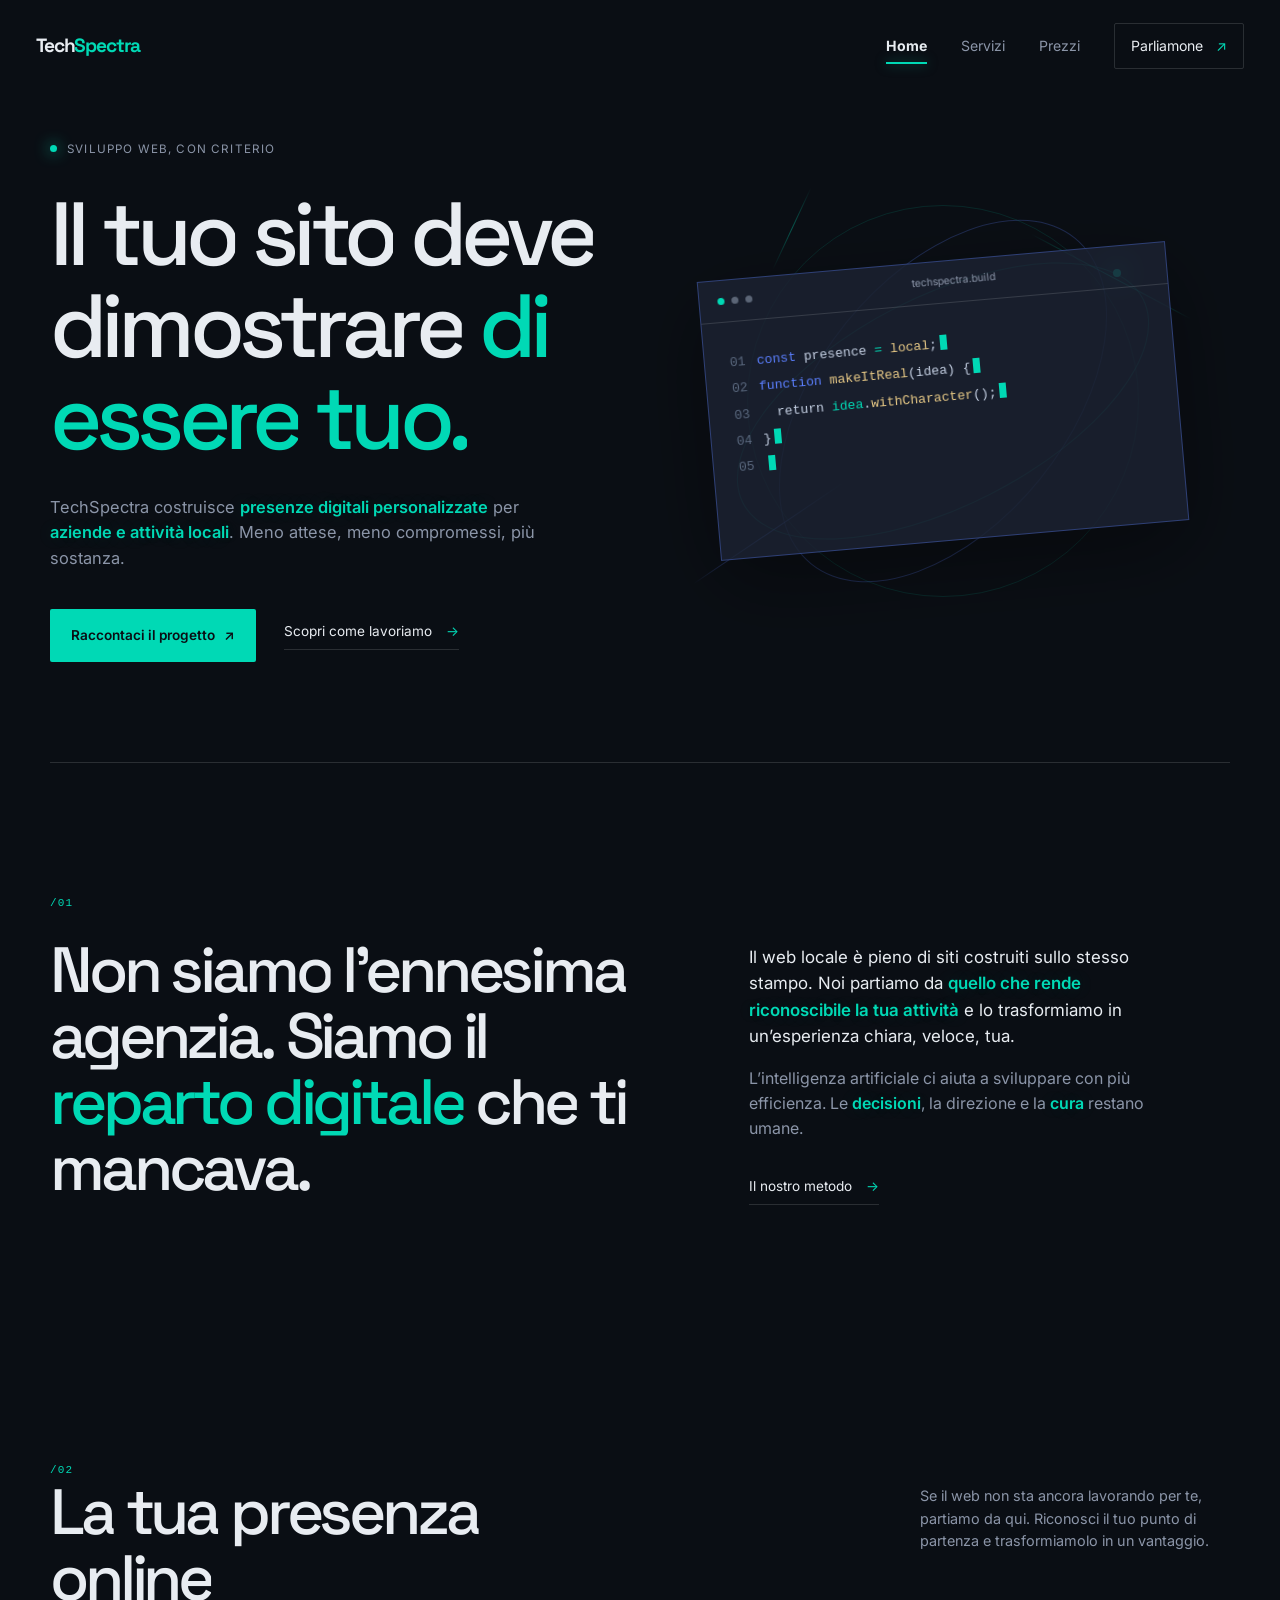
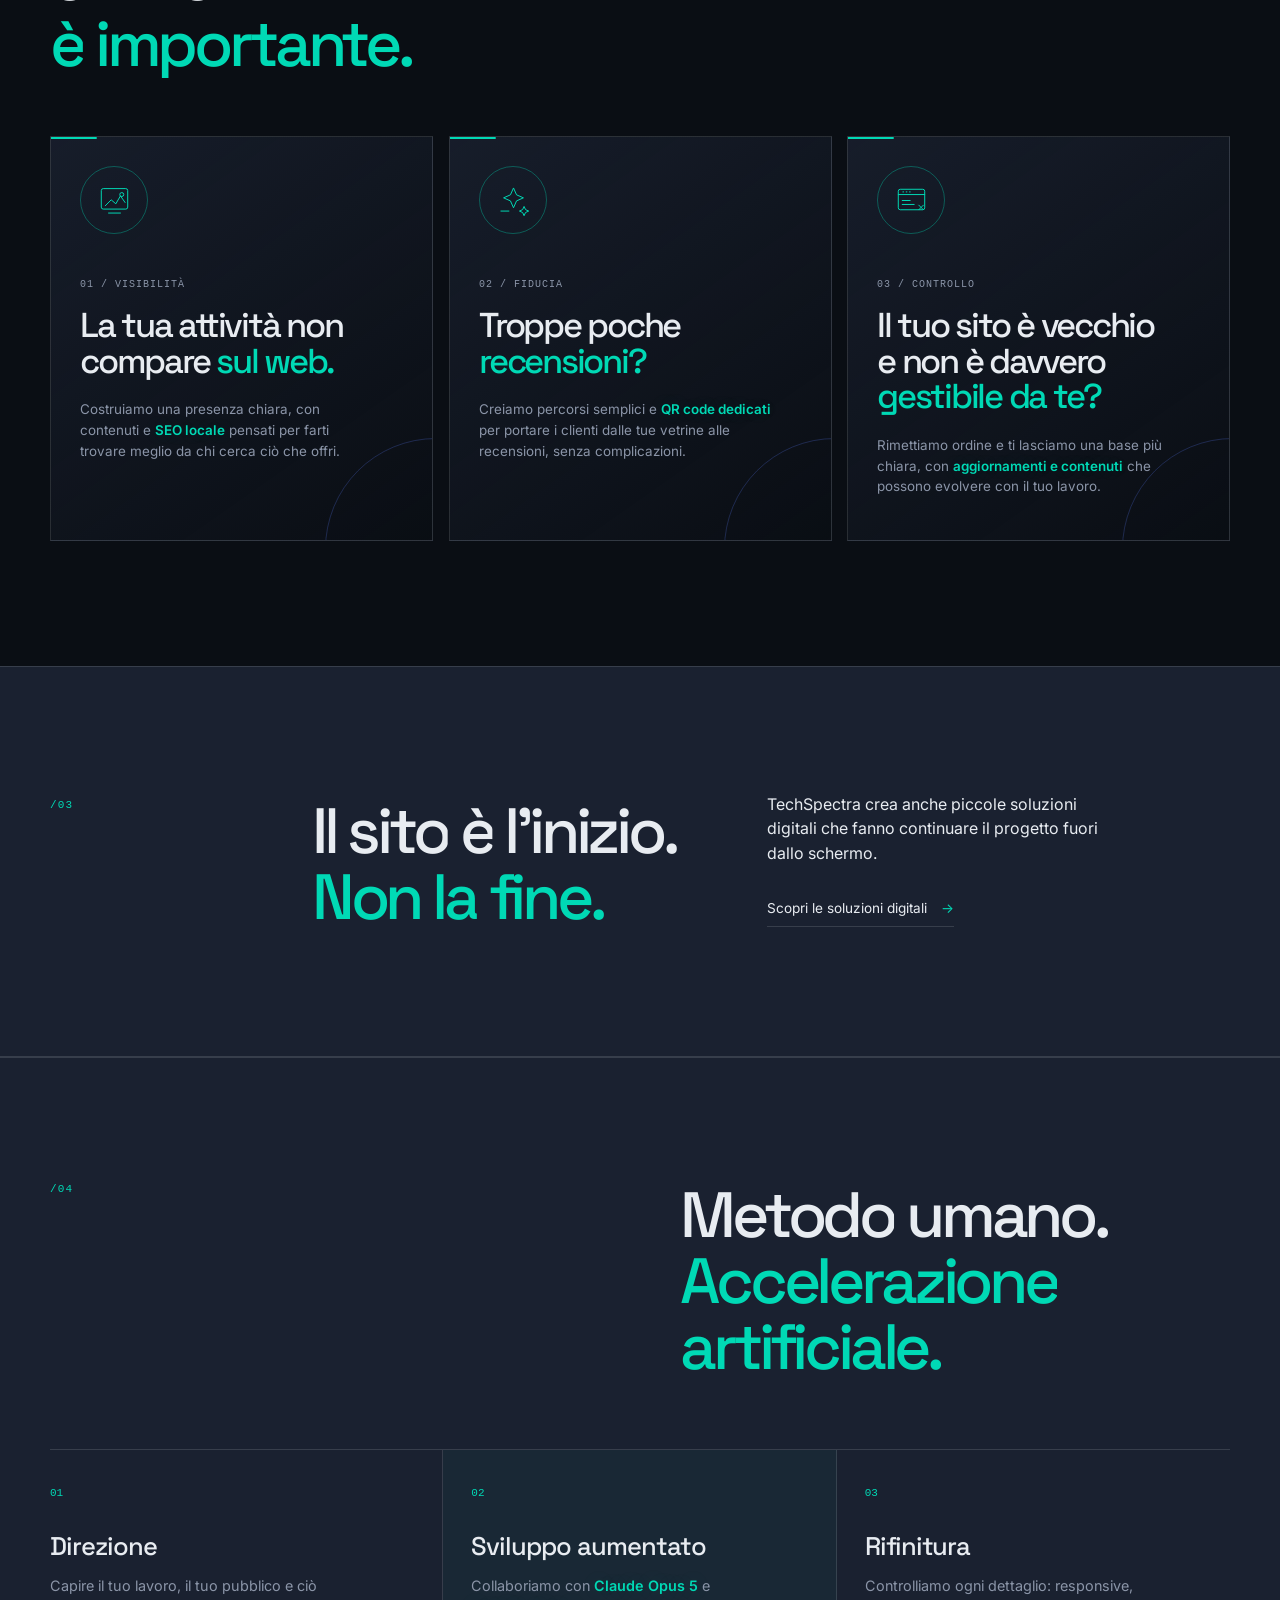
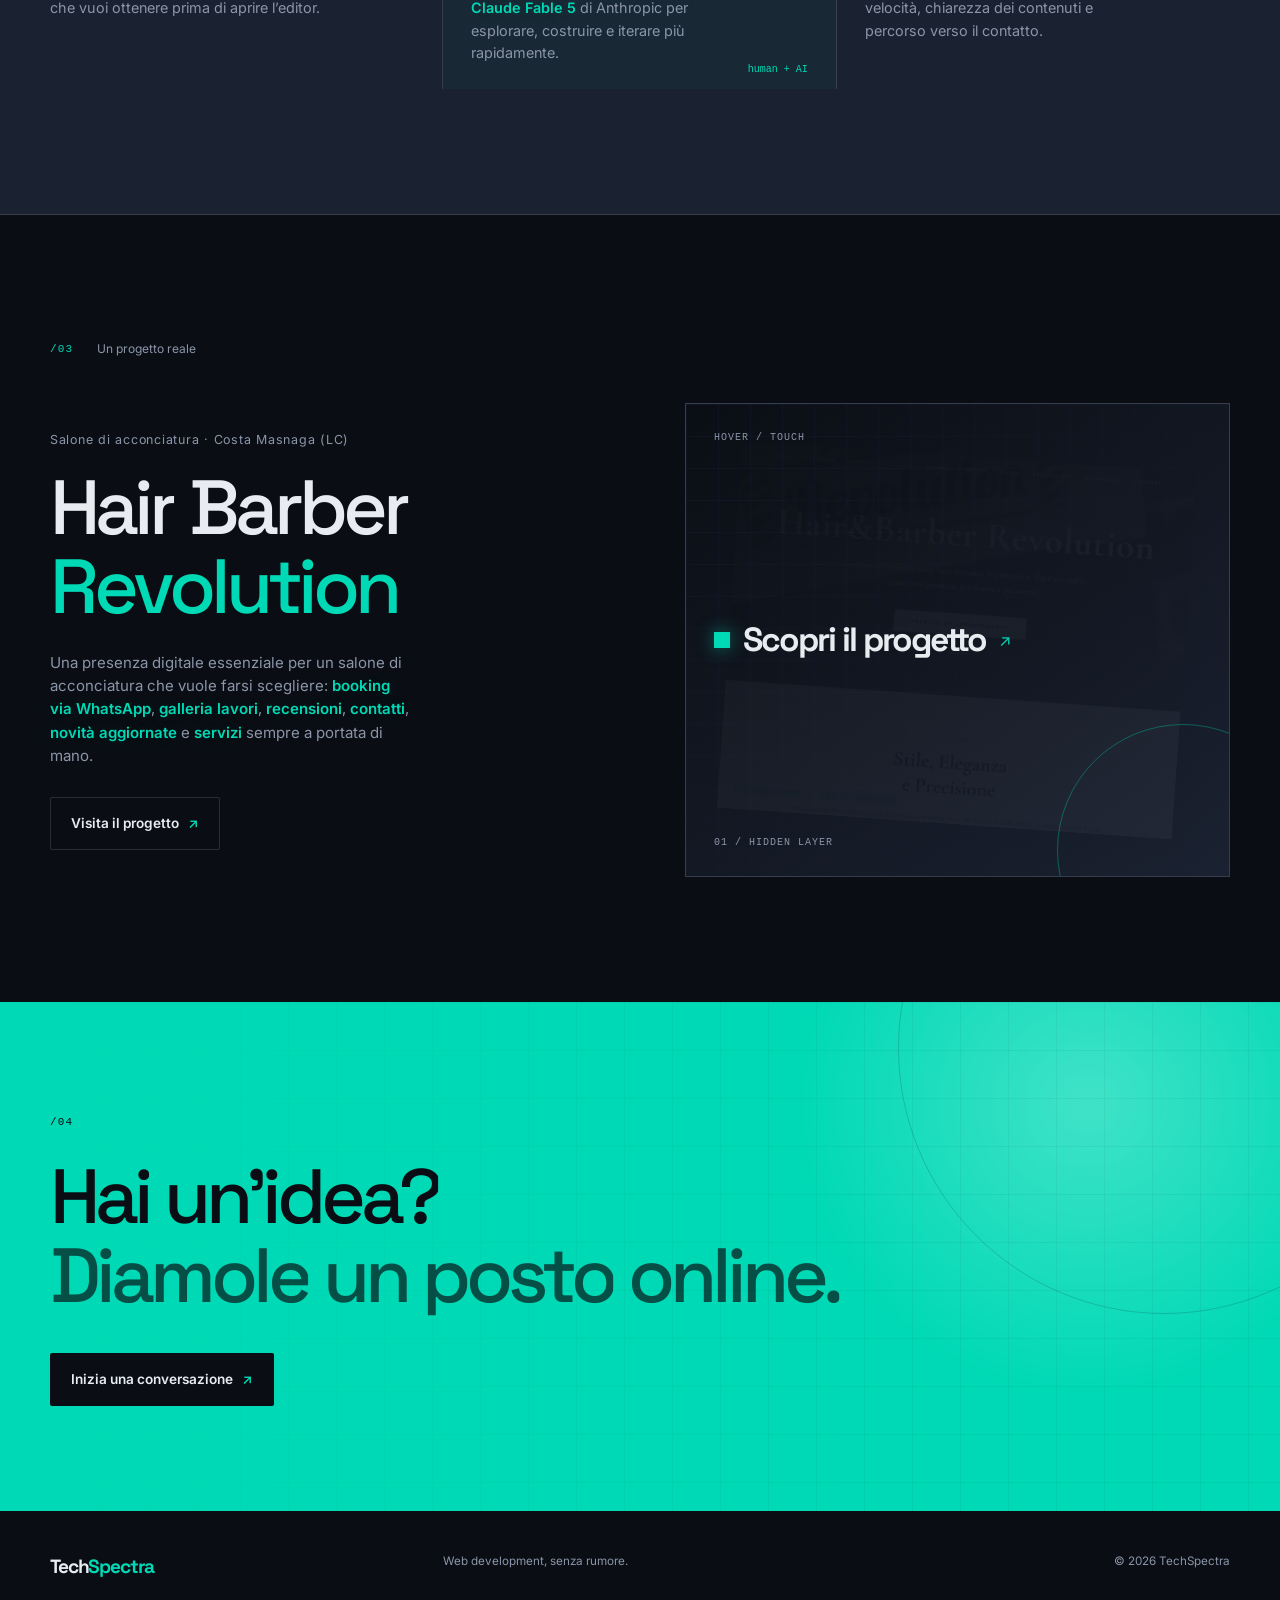
<file: index.html>
<!doctype html>
<html lang="it">
<head>
  <meta charset="utf-8">
  <meta name="viewport" content="width=device-width, initial-scale=1">
  <meta name="description" content="TechSpectra crea siti web personalizzati, soluzioni digitali, QR code e SEO locale per aziende e attività locali.">
  <title>TechSpectra - Siti reali, senza il solito copione</title>
  <link rel="preconnect" href="https://fonts.googleapis.com">
  <link rel="preconnect" href="https://fonts.gstatic.com" crossorigin>
  <link href="https://fonts.googleapis.com/css2?family=Inter:wght@400;500;600;700&family=Space+Grotesk:wght@400;500;600;700&display=swap" rel="stylesheet">
  <link rel="stylesheet" href="css/styles.css">
</head>
<body>
  <header class="site-header">
    <a class="wordmark" href="index.html" aria-label="TechSpectra home">Tech<span>Spectra</span></a>
    <button class="nav-toggle" type="button" aria-controls="site-nav" aria-expanded="false">
      <span></span><span></span><span></span>
      <span class="sr-only">Apri menu</span>
    </button>
    <nav id="site-nav" class="site-nav" aria-label="Navigazione principale">
      <a class="active" href="index.html">Home</a>
      <a href="servizi.html">Servizi</a>
      <a href="prezzi.html">Prezzi</a>
      <a class="nav-cta" href="contatti.html">Parliamone <span>↗</span></a>
    </nav>
  </header>

  <main>
    <section class="hero container">
      <div class="hero-copy">
        <p class="hero-kicker"><span class="status-dot"></span> Sviluppo web, con criterio</p>
        <h1>Il tuo sito deve dimostrare <em>di essere tuo.</em></h1>
        <p class="hero-lead">TechSpectra costruisce <strong class="keyword">presenze digitali personalizzate</strong> per <strong class="keyword">aziende e attività locali</strong>. Meno attese, meno compromessi, più sostanza.</p>
        <div class="hero-actions">
          <a class="button button-primary" href="contatti.html">Raccontaci il progetto <span>↗</span></a>
          <a class="text-link" href="servizi.html">Scopri come lavoriamo <span>→</span></a>
        </div>
      </div>
      <div class="hero-art" aria-label="Visualizzazione astratta di codice in movimento">
        <div class="signal signal-one"></div>
        <div class="signal signal-two"></div>
        <div class="signal signal-three"></div>
        <div class="code-window">
          <div class="window-bar"><span></span><span></span><span></span><b>techspectra.build</b></div>
          <div class="code-lines" aria-hidden="true">
            <span class="code-line" data-line="01 const presence = local;"></span>
            <span class="code-line" data-line="02 function makeItReal(idea) {"></span>
            <span class="code-line" data-line="03   return idea.withCharacter();"></span>
            <span class="code-line" data-line="04}"></span>
            <span class="code-line" data-line="05"></span>
            <span class="code-line" data-line="06 export default site;"></span>
          </div>
        </div>
        <div class="hero-orbit orbit-one"></div>
        <div class="hero-orbit orbit-two"></div>
      </div>
    </section>

    <section class="manifesto section container">
      <div class="section-intro">
        <span class="section-index">/01</span>
        <h2>Non siamo l’ennesima agenzia. Siamo il <em>reparto digitale</em> che ti mancava.</h2>
      </div>
      <div class="manifesto-body">
        <p>Il web locale è pieno di siti costruiti sullo stesso stampo. Noi partiamo da <strong class="keyword">quello che rende riconoscibile la tua attività</strong> e lo trasformiamo in un’esperienza chiara, veloce, tua.</p>
        <p>L’intelligenza artificiale ci aiuta a sviluppare con più efficienza. Le <strong class="keyword">decisioni</strong>, la direzione e la <strong class="keyword">cura</strong> restano umane.</p>
        <a class="text-link" href="servizi.html">Il nostro metodo <span>→</span></a>
      </div>
    </section>

    <section class="pain-points section container">
      <div class="section-heading problem-heading">
        <div><span class="section-index">/02</span><h2>La tua presenza online<br><em>è importante.</em></h2></div>
        <p>Se il web non sta ancora lavorando per te, partiamo da qui. Riconosci il tuo punto di partenza e trasformiamolo in un vantaggio.</p>
      </div>
      <div class="problem-grid">
        <article class="problem-card">
          <div class="problem-icon" aria-hidden="true"><svg viewBox="0 0 56 56" fill="none"><rect x="8" y="10" width="40" height="31" rx="3" stroke="currentColor" stroke-width="1.5"/><path d="M14 36l9-9 7 6 7-12 7 10" stroke="currentColor" stroke-width="1.5" stroke-linecap="round" stroke-linejoin="round"/><circle cx="39" cy="19" r="3" stroke="currentColor" stroke-width="1.5"/><path d="M19 47h18" stroke="currentColor" stroke-width="1.5" stroke-linecap="round"/></svg></div>
          <span class="problem-label">01 / VISIBILITÀ</span>
          <h3>La tua attività non compare <em>sul web.</em></h3>
          <p>Costruiamo una presenza chiara, con contenuti e <strong class="keyword">SEO locale</strong> pensati per farti trovare meglio da chi cerca ciò che offri.</p>
        </article>
        <article class="problem-card">
          <div class="problem-icon" aria-hidden="true"><svg viewBox="0 0 56 56" fill="none"><path d="M28 9l4.6 10.4L43 24l-10.4 4.6L28 39l-4.6-10.4L13 24l10.4-4.6L28 9z" stroke="currentColor" stroke-width="1.5" stroke-linejoin="round"/><path d="M44 37l2.2 4.8L51 44l-4.8 2.2L44 51l-2.2-4.8L37 44l4.8-2.2L44 37z" stroke="currentColor" stroke-width="1.5" stroke-linejoin="round"/><path d="M9 44h12" stroke="currentColor" stroke-width="1.5" stroke-linecap="round"/></svg></div>
          <span class="problem-label">02 / FIDUCIA</span>
          <h3>Troppe poche <em>recensioni?</em></h3>
          <p>Creiamo percorsi semplici e <strong class="keyword">QR code dedicati</strong> per portare i clienti dalle tue vetrine alle recensioni, senza complicazioni.</p>
        </article>
        <article class="problem-card">
          <div class="problem-icon" aria-hidden="true"><svg viewBox="0 0 56 56" fill="none"><rect x="8" y="11" width="40" height="31" rx="3" stroke="currentColor" stroke-width="1.5"/><path d="M8 19h40M15 15h1M20 15h1M25 15h1M14 28h12M14 34h18" stroke="currentColor" stroke-width="1.5" stroke-linecap="round"/><path d="M39 35l7 7M46 35l-7 7" stroke="currentColor" stroke-width="1.5" stroke-linecap="round"/></svg></div>
          <span class="problem-label">03 / CONTROLLO</span>
          <h3>Il tuo sito è vecchio e non è davvero <em>gestibile da te?</em></h3>
          <p>Rimettiamo ordine e ti lasciamo una base più chiara, con <strong class="keyword">aggiornamenti e contenuti</strong> che possono evolvere con il tuo lavoro.</p>
        </article>
      </div>
    </section>

    <section class="digital-intro section">
      <div class="container">
        <div class="section-heading">
          <span class="section-index">/03</span>
          <h2>Il sito è l’inizio.<br><em>Non la fine.</em></h2>
        </div>
        <div class="digital-intro-body">
          <p>TechSpectra crea anche piccole soluzioni digitali che fanno continuare il progetto fuori dallo schermo.</p>
          <a class="text-link" href="servizi.html">Scopri le soluzioni digitali <span>→</span></a>
        </div>
      </div>
    </section>

    <section class="process section">
      <div class="container">
        <div class="section-heading">
          <span class="section-index">/04</span>
          <h2>Metodo umano.<br><em>Accelerazione artificiale.</em></h2>
        </div>
        <div class="process-grid">
          <article class="process-card">
            <span class="process-number">01</span>
            <h3>Direzione</h3>
            <p>Capire il tuo lavoro, il tuo pubblico e ciò che vuoi ottenere prima di aprire l’editor.</p>
          </article>
          <article class="process-card featured-process">
            <span class="process-number">02</span>
            <h3>Sviluppo aumentato</h3>
            <p>Collaboriamo con <strong>Claude Opus 5</strong> e <strong>Claude Fable 5</strong> di Anthropic per esplorare, costruire e iterare più rapidamente.</p>
            <span class="process-tag">human + AI</span>
          </article>
          <article class="process-card">
            <span class="process-number">03</span>
            <h3>Rifinitura</h3>
            <p>Controlliamo ogni dettaglio: responsive, velocità, chiarezza dei contenuti e percorso verso il contatto.</p>
          </article>
        </div>
      </div>
    </section>

    <section class="portfolio section container">
      <div class="portfolio-label"><span class="section-index">/03</span><span>Un progetto reale</span></div>
      <div class="portfolio-main">
        <div>
          <p class="portfolio-type">Salone di acconciatura · Costa Masnaga (LC)</p>
          <h2>Hair Barber<br><em>Revolution</em></h2>
          <p class="portfolio-description">Una presenza digitale essenziale per un salone di acconciatura che vuole farsi scegliere: <strong>booking via WhatsApp</strong>, <strong>galleria lavori</strong>, <strong>recensioni</strong>, <strong>contatti</strong>, <strong>novità aggiornate</strong> e <strong>servizi</strong> sempre a portata di mano.</p>
          <a class="button button-outline" href="https://hairbarberrevolution.it" target="_blank" rel="noopener">Visita il progetto <span>↗</span></a>
        </div>
        <a class="portfolio-visual" data-reveal-card href="https://hairbarberrevolution.it" target="_blank" rel="noopener" aria-label="Scopri e apri il sito Hair Barber Revolution">
          <div class="portfolio-reveal-cover" aria-hidden="true">
            <span class="reveal-kicker">Hover / Touch</span>
            <div class="reveal-action"><i></i><b>Scopri il progetto</b><span>↗</span></div>
            <span class="reveal-code">01 / hidden layer</span>
          </div>
          <div class="barber-poster">
            <img src="assets/hairbarber-revolution.webp" alt="Anteprima del sito Hair&Barber Revolution" loading="lazy" decoding="async">
          </div>
        </a>
      </div>
    </section>

    <section class="final-cta">
      <div class="container final-cta-inner">
        <span class="section-index">/04</span>
        <h2>Hai un’idea?<br><em>Diamole un posto online.</em></h2>
        <a class="button button-primary" href="contatti.html">Inizia una conversazione <span>↗</span></a>
      </div>
    </section>
  </main>

  <footer class="site-footer container">
    <a class="wordmark" href="index.html">Tech<span>Spectra</span></a>
    <p>Web development, senza rumore.</p>
    <p>© <span data-year>2026</span> TechSpectra</p>
  </footer>
  <script src="js/script.js"></script>
</body>
</html>
</file>
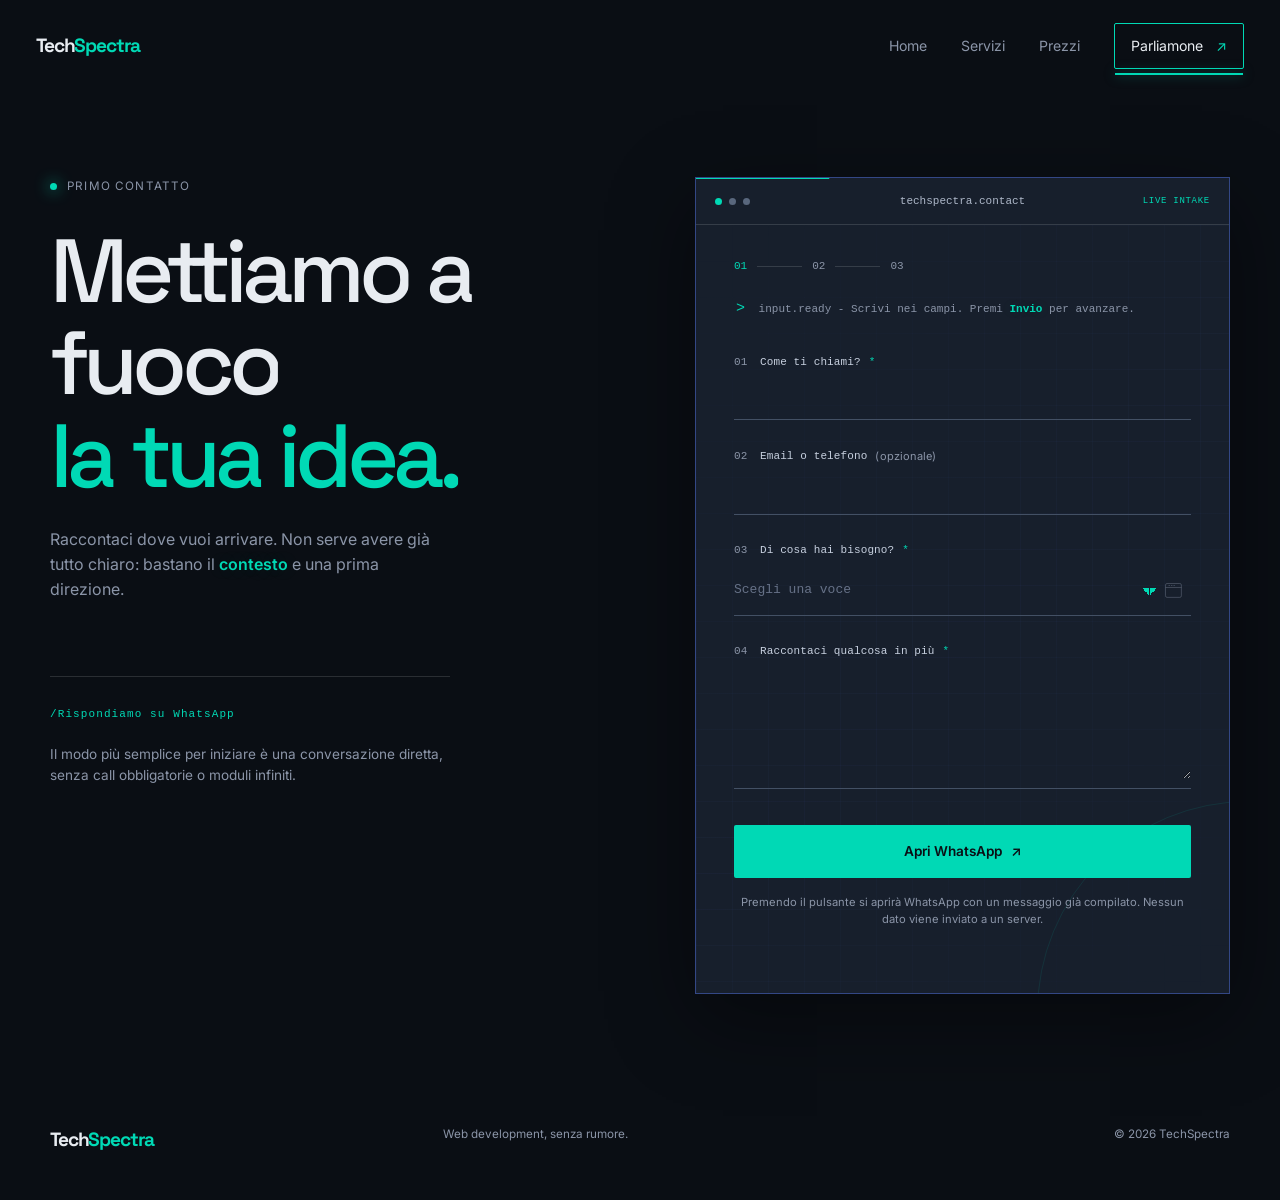
<file: contatti.html>
<!doctype html>
<html lang="it">
<head>
  <meta charset="utf-8">
  <meta name="viewport" content="width=device-width, initial-scale=1">
  <meta name="description" content="Contatta TechSpectra per parlare del tuo prossimo sito web.">
  <title>Contatti - TechSpectra</title>
  <link rel="preconnect" href="https://fonts.googleapis.com">
  <link rel="preconnect" href="https://fonts.gstatic.com" crossorigin>
  <link href="https://fonts.googleapis.com/css2?family=Inter:wght@400;500;600;700&family=Space+Grotesk:wght@400;500;600;700&display=swap" rel="stylesheet">
  <link rel="stylesheet" href="css/styles.css">
</head>
<body>
  <header class="site-header">
    <a class="wordmark" href="index.html" aria-label="TechSpectra home">Tech<span>Spectra</span></a>
    <button class="nav-toggle" type="button" aria-controls="site-nav" aria-expanded="false"><span></span><span></span><span></span><span class="sr-only">Apri menu</span></button>
    <nav id="site-nav" class="site-nav" aria-label="Navigazione principale"><a href="index.html">Home</a><a href="servizi.html">Servizi</a><a href="prezzi.html">Prezzi</a><a class="nav-cta active-cta" href="contatti.html">Parliamone <span>↗</span></a></nav>
  </header>

  <main>
    <section class="contact-layout container">
      <div class="contact-intro">
        <p class="hero-kicker"><span class="status-dot"></span> Primo contatto</p>
        <h1>Mettiamo a fuoco<br><em>la tua idea.</em></h1>
        <p>Raccontaci dove vuoi arrivare. Non serve avere già tutto chiaro: bastano il <strong class="keyword">contesto</strong> e una prima direzione.</p>
        <div class="contact-aside"><span class="section-index">/Rispondiamo su WhatsApp</span><p>Il modo più semplice per iniziare è una conversazione diretta, senza call obbligatorie o moduli infiniti.</p></div>
      </div>
      <div class="contact-form-wrap">
        <div class="contact-window-bar"><div class="window-dots"><span></span><span></span><span></span></div><b>techspectra.contact</b><small>LIVE INTAKE</small></div>
        <div class="contact-form-inner">
          <div class="form-progress"><span>01</span><i></i><span>02</span><i></i><span>03</span></div>
          <p class="terminal-guide"><span>&gt;</span> input.ready - Scrivi nei campi. Premi <strong class="keyword">Invio</strong> per avanzare.</p>
          <form id="contact-form">
            <div class="form-field terminal-field"><label for="name"><span class="terminal-line-no">01</span> Come ti chiami? <b>*</b></label><div class="terminal-input-line"><input class="terminal-input" id="name" name="name" type="text" autocomplete="name" spellcheck="false" required><span class="terminal-block-caret" aria-hidden="true"></span></div></div>
            <div class="form-field terminal-field"><label for="contact"><span class="terminal-line-no">02</span> Email o telefono <span>(opzionale)</span></label><div class="terminal-input-line"><input class="terminal-input" id="contact" name="contact" type="text" autocomplete="email" spellcheck="false"><span class="terminal-block-caret" aria-hidden="true"></span></div></div>
            <div class="form-field terminal-field"><label for="request"><span class="terminal-line-no">03</span> Di cosa hai bisogno? <b>*</b></label><div class="terminal-input-line request-line"><select class="terminal-select" id="request" name="request" required><option value="" disabled selected>Scegli una voce</option><option value="Un sito vetrina">Un sito vetrina</option><option value="Un sito con funzionalità dinamiche">Un sito con funzionalità dinamiche</option><option value="Un restyling">Un restyling</option><option value="Non lo so ancora">Non lo so ancora</option></select><span class="request-icon" id="request-icon" aria-hidden="true"><svg viewBox="0 0 48 48" fill="none"><rect x="8" y="10" width="32" height="28" rx="3" stroke="currentColor" stroke-width="1.5"/><path d="M8 18h32M15 14h1M20 14h1M25 14h1" stroke="currentColor" stroke-width="1.5" stroke-linecap="round"/></svg></span></div></div>
            <div class="form-field terminal-field"><label for="message"><span class="terminal-line-no">04</span> Raccontaci qualcosa in più <b>*</b></label><div class="terminal-input-line terminal-textarea-line"><textarea class="terminal-textarea" id="message" name="message" rows="5" required></textarea><span class="terminal-block-caret" aria-hidden="true"></span></div></div>
            <button class="button button-primary form-submit" type="submit">Apri WhatsApp <span>↗</span></button>
            <p class="form-note">Premendo il pulsante si aprirà WhatsApp con un messaggio già compilato. Nessun dato viene inviato a un server.</p>
            <p class="form-feedback" role="status" aria-live="polite"></p>
          </form>
        </div>
      </div>
    </section>
  </main>
  <footer class="site-footer container"><a class="wordmark" href="index.html">Tech<span>Spectra</span></a><p>Web development, senza rumore.</p><p>© <span data-year>2026</span> TechSpectra</p></footer>
  <script src="js/script.js"></script>
</body>
</html>
</file>
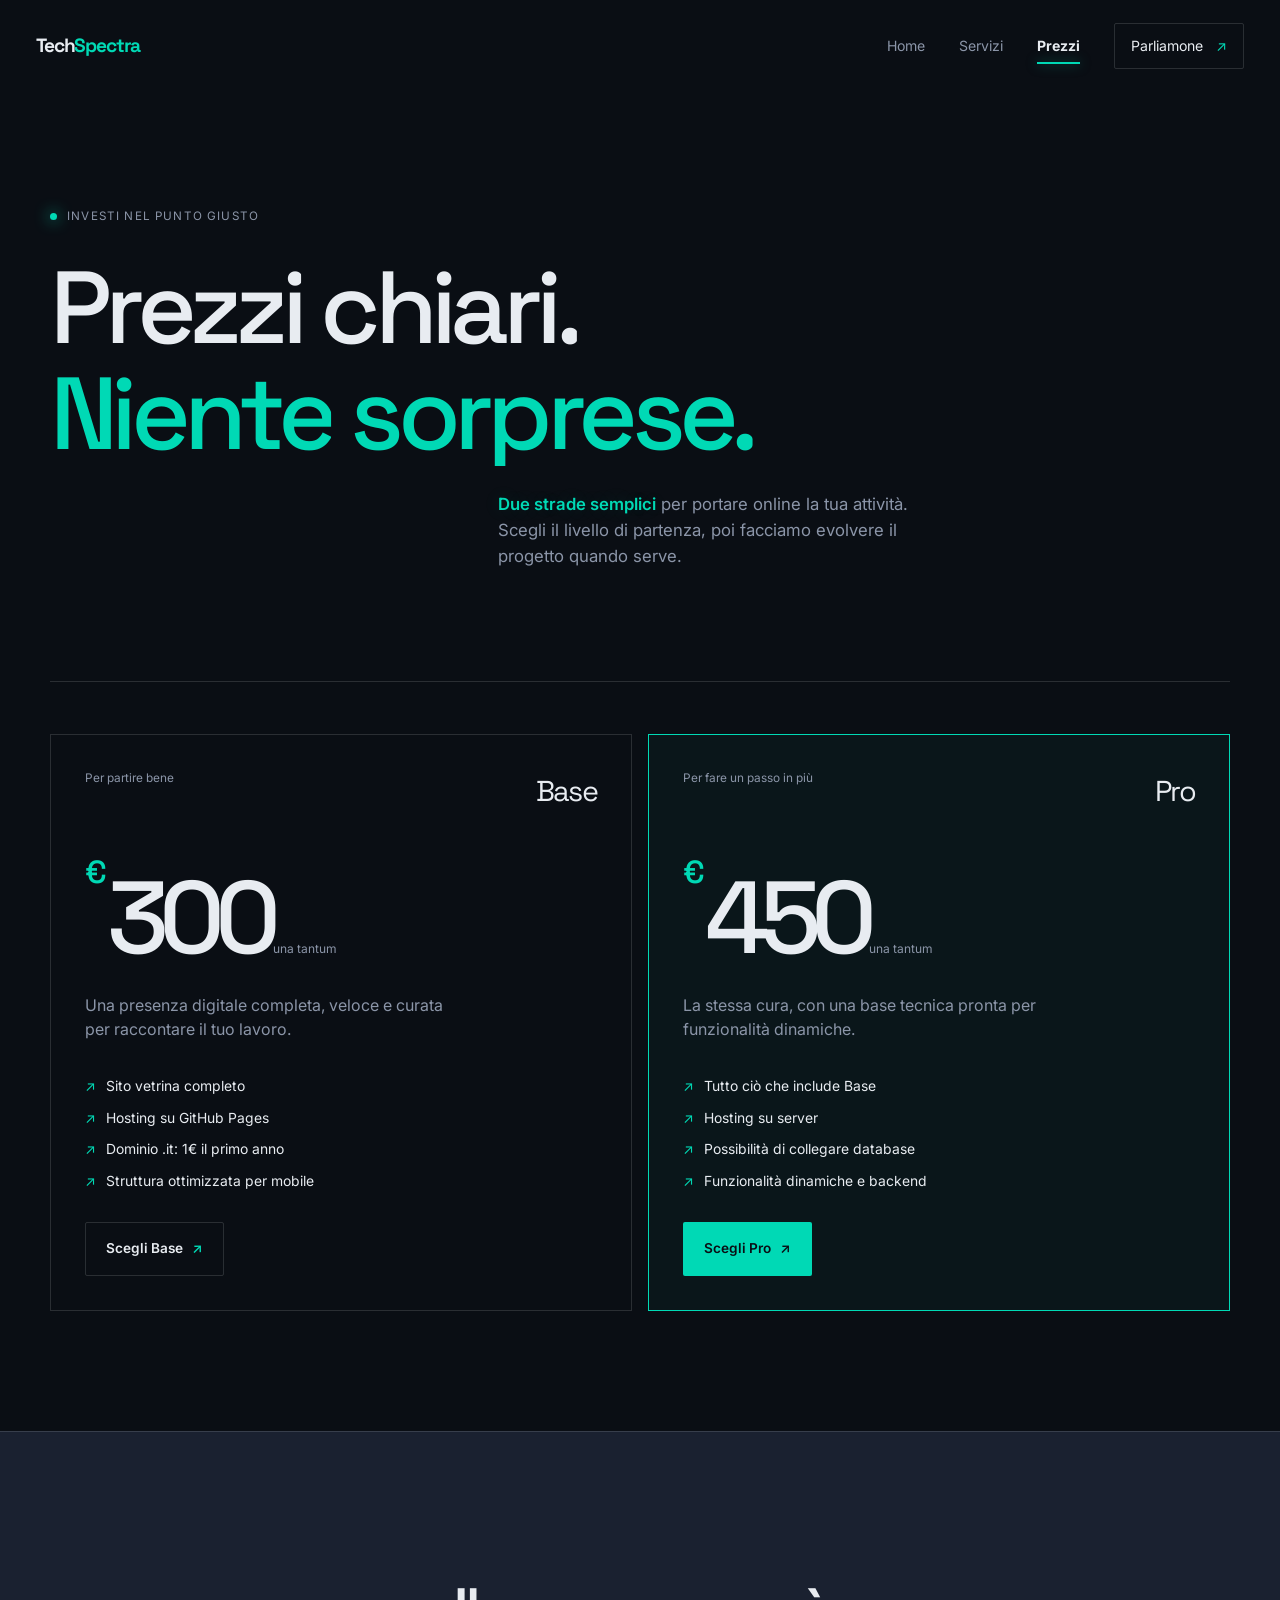
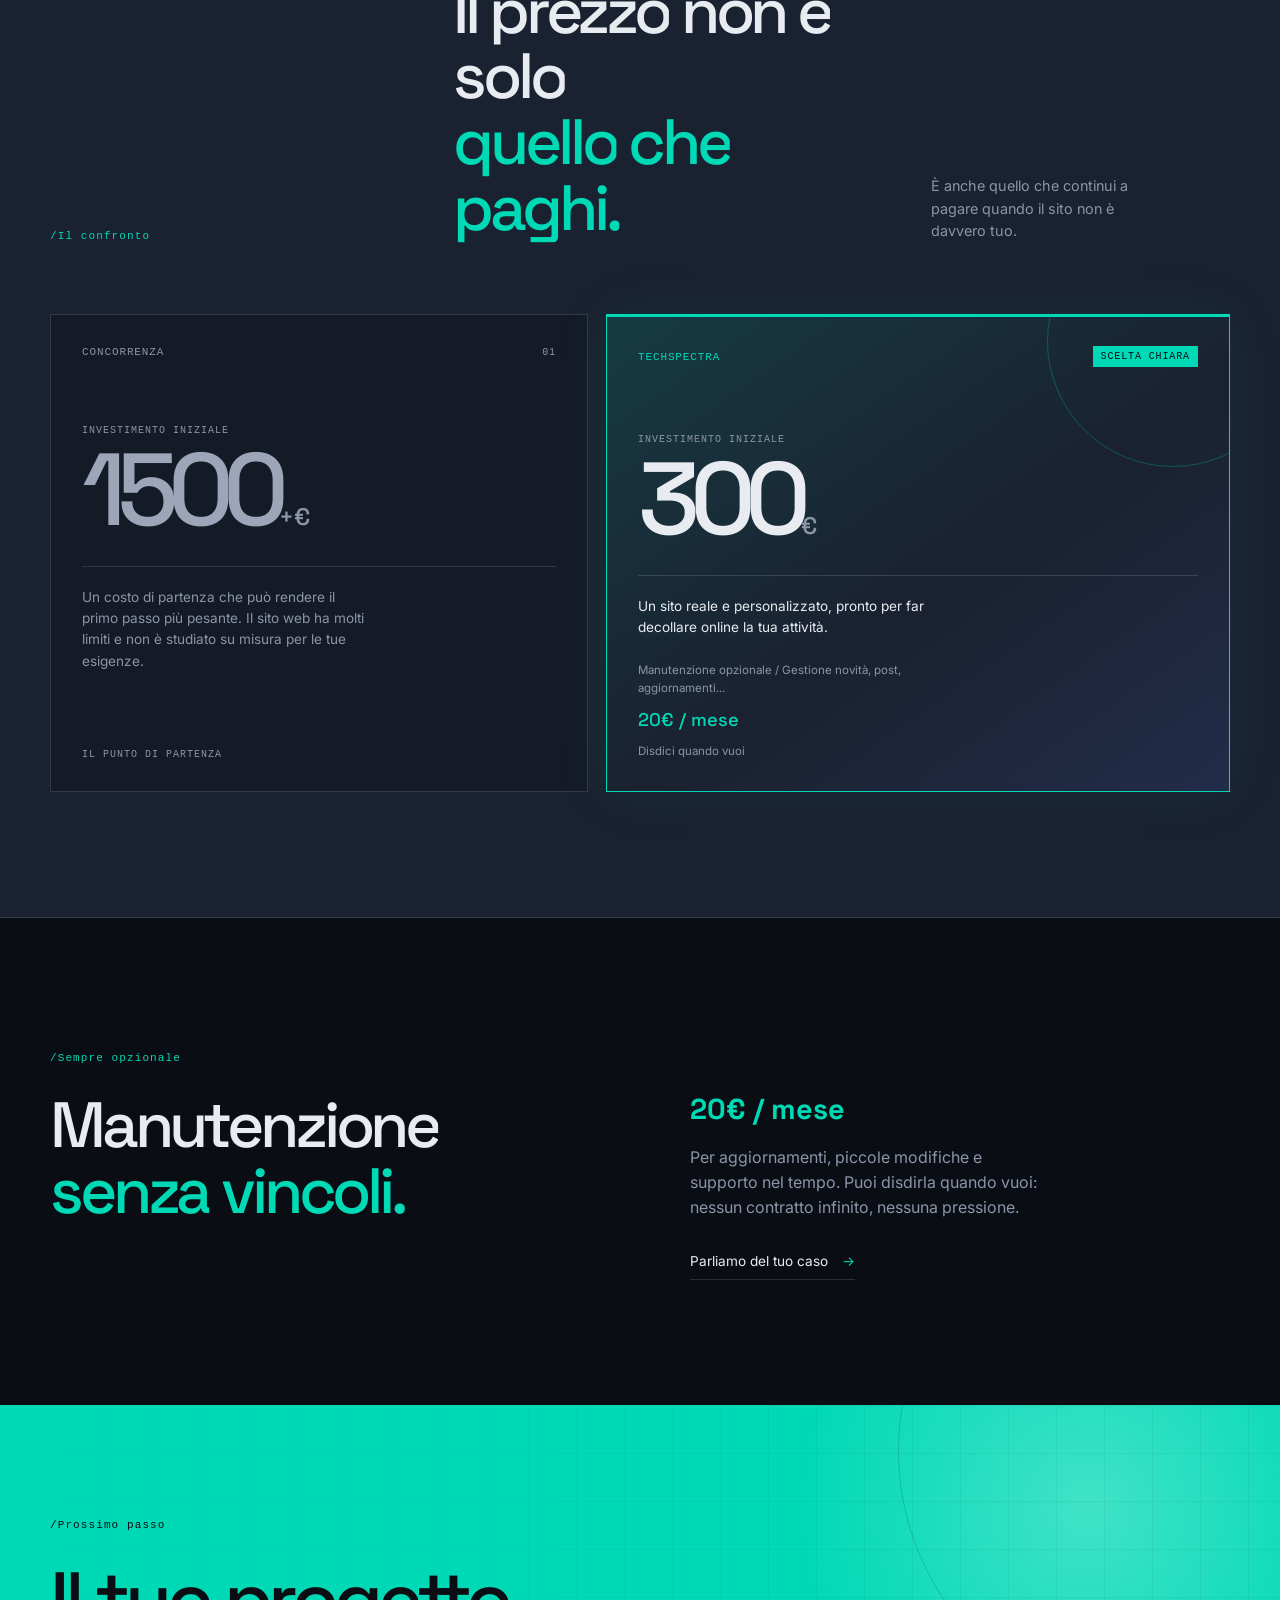
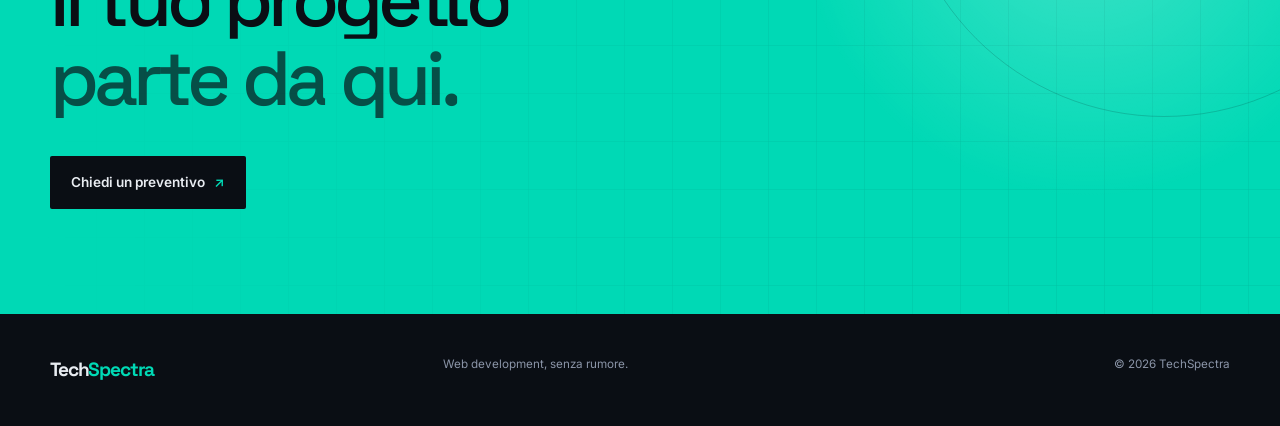
<file: prezzi.html>
<!doctype html>
<html lang="it">
<head>
  <meta charset="utf-8">
  <meta name="viewport" content="width=device-width, initial-scale=1">
  <meta name="description" content="Piani e prezzi chiari per siti web personalizzati TechSpectra.">
  <title>Prezzi - TechSpectra</title>
  <link rel="preconnect" href="https://fonts.googleapis.com">
  <link rel="preconnect" href="https://fonts.gstatic.com" crossorigin>
  <link href="https://fonts.googleapis.com/css2?family=Inter:wght@400;500;600;700&family=Space+Grotesk:wght@400;500;600;700&display=swap" rel="stylesheet">
  <link rel="stylesheet" href="css/styles.css">
</head>
<body>
  <header class="site-header">
    <a class="wordmark" href="index.html" aria-label="TechSpectra home">Tech<span>Spectra</span></a>
    <button class="nav-toggle" type="button" aria-controls="site-nav" aria-expanded="false"><span></span><span></span><span></span><span class="sr-only">Apri menu</span></button>
    <nav id="site-nav" class="site-nav" aria-label="Navigazione principale"><a href="index.html">Home</a><a href="servizi.html">Servizi</a><a class="active" href="prezzi.html">Prezzi</a><a class="nav-cta" href="contatti.html">Parliamone <span>↗</span></a></nav>
  </header>

  <main>
    <section class="page-hero pricing-hero container">
      <p class="hero-kicker"><span class="status-dot"></span> Investi nel punto giusto</p>
      <h1>Prezzi chiari.<br><em>Niente sorprese.</em></h1>
      <p><strong class="keyword">Due strade semplici</strong> per portare online la tua attività. Scegli il livello di partenza, poi facciamo evolvere il progetto quando serve.</p>
    </section>

    <section class="plans section container">
      <div class="plan-card">
        <div class="plan-top"><span class="plan-label">Per partire bene</span><span class="plan-name">Base</span></div>
        <div class="plan-price"><span>€</span>300<small> una tantum</small></div>
        <p class="plan-description">Una presenza digitale completa, veloce e curata per raccontare il tuo lavoro.</p>
        <ul class="check-list"><li>Sito vetrina completo</li><li>Hosting su GitHub Pages</li><li>Dominio .it: 1€ il primo anno</li><li>Struttura ottimizzata per mobile</li></ul>
        <a class="button button-outline" href="contatti.html">Scegli Base <span>↗</span></a>
      </div>
      <div class="plan-card plan-pro">
        <div class="plan-top"><span class="plan-label">Per fare un passo in più</span><span class="plan-name">Pro</span></div>
        <div class="plan-price"><span>€</span>450<small> una tantum</small></div>
        <p class="plan-description">La stessa cura, con una base tecnica pronta per funzionalità dinamiche.</p>
        <ul class="check-list"><li>Tutto ciò che include Base</li><li>Hosting su server</li><li>Possibilità di collegare database</li><li>Funzionalità dinamiche e backend</li></ul>
        <a class="button button-primary" href="contatti.html">Scegli Pro <span>↗</span></a>
      </div>
    </section>

    <section class="comparison section">
      <div class="container">
        <div class="comparison-heading"><span class="section-index">/Il confronto</span><h2>Il prezzo non è solo<br><em>quello che paghi.</em></h2><p>È anche quello che continui a pagare quando il sito non è davvero tuo.</p></div>
        <div class="comparison-stage comparison-cards" data-comparison>
          <article class="comparison-card comparison-standard">
            <div class="comparison-card-top"><span>Concorrenza</span><span class="comparison-card-mark">01</span></div>
            <p class="comparison-eyebrow">Investimento iniziale</p>
            <strong class="comparison-amount">1500<small>+€</small></strong>
            <div class="comparison-card-rule"></div>
            <p>Un costo di partenza che può rendere il primo passo più pesante. Il sito web ha molti limiti e non è studiato su misura per le tue esigenze.</p>
            <span class="comparison-footnote">Il punto di partenza</span>
          </article>
          <article class="comparison-card comparison-featured">
            <div class="comparison-card-top"><span>TechSpectra</span><span class="comparison-card-mark">Scelta chiara</span></div>
            <p class="comparison-eyebrow">Investimento iniziale</p>
            <strong class="comparison-amount">300<small>€</small></strong>
            <div class="comparison-card-rule"></div>
            <p>Un sito reale e personalizzato, pronto per far decollare online la tua attività.</p>
            <div class="comparison-perks"><span>Manutenzione opzionale / Gestione novità, post, aggiornamenti...</span><b>20€ / mese</b><span>Disdici quando vuoi</span></div>
          </article>
        </div>
      </div>
    </section>

    <section class="maintenance section container">
      <div><span class="section-index">/Sempre opzionale</span><h2>Manutenzione<br><em>senza vincoli.</em></h2></div>
      <div><p><strong>20€ / mese</strong></p><p>Per aggiornamenti, piccole modifiche e supporto nel tempo. Puoi disdirla quando vuoi: nessun contratto infinito, nessuna pressione.</p><a class="text-link" href="contatti.html">Parliamo del tuo caso <span>→</span></a></div>
    </section>

    <section class="final-cta"><div class="container final-cta-inner"><span class="section-index">/Prossimo passo</span><h2>Il tuo progetto<br><em>parte da qui.</em></h2><a class="button button-primary" href="contatti.html">Chiedi un preventivo <span>↗</span></a></div></section>
  </main>
  <footer class="site-footer container"><a class="wordmark" href="index.html">Tech<span>Spectra</span></a><p>Web development, senza rumore.</p><p>© <span data-year>2026</span> TechSpectra</p></footer>
  <script src="js/script.js"></script>
</body>
</html>
</file>
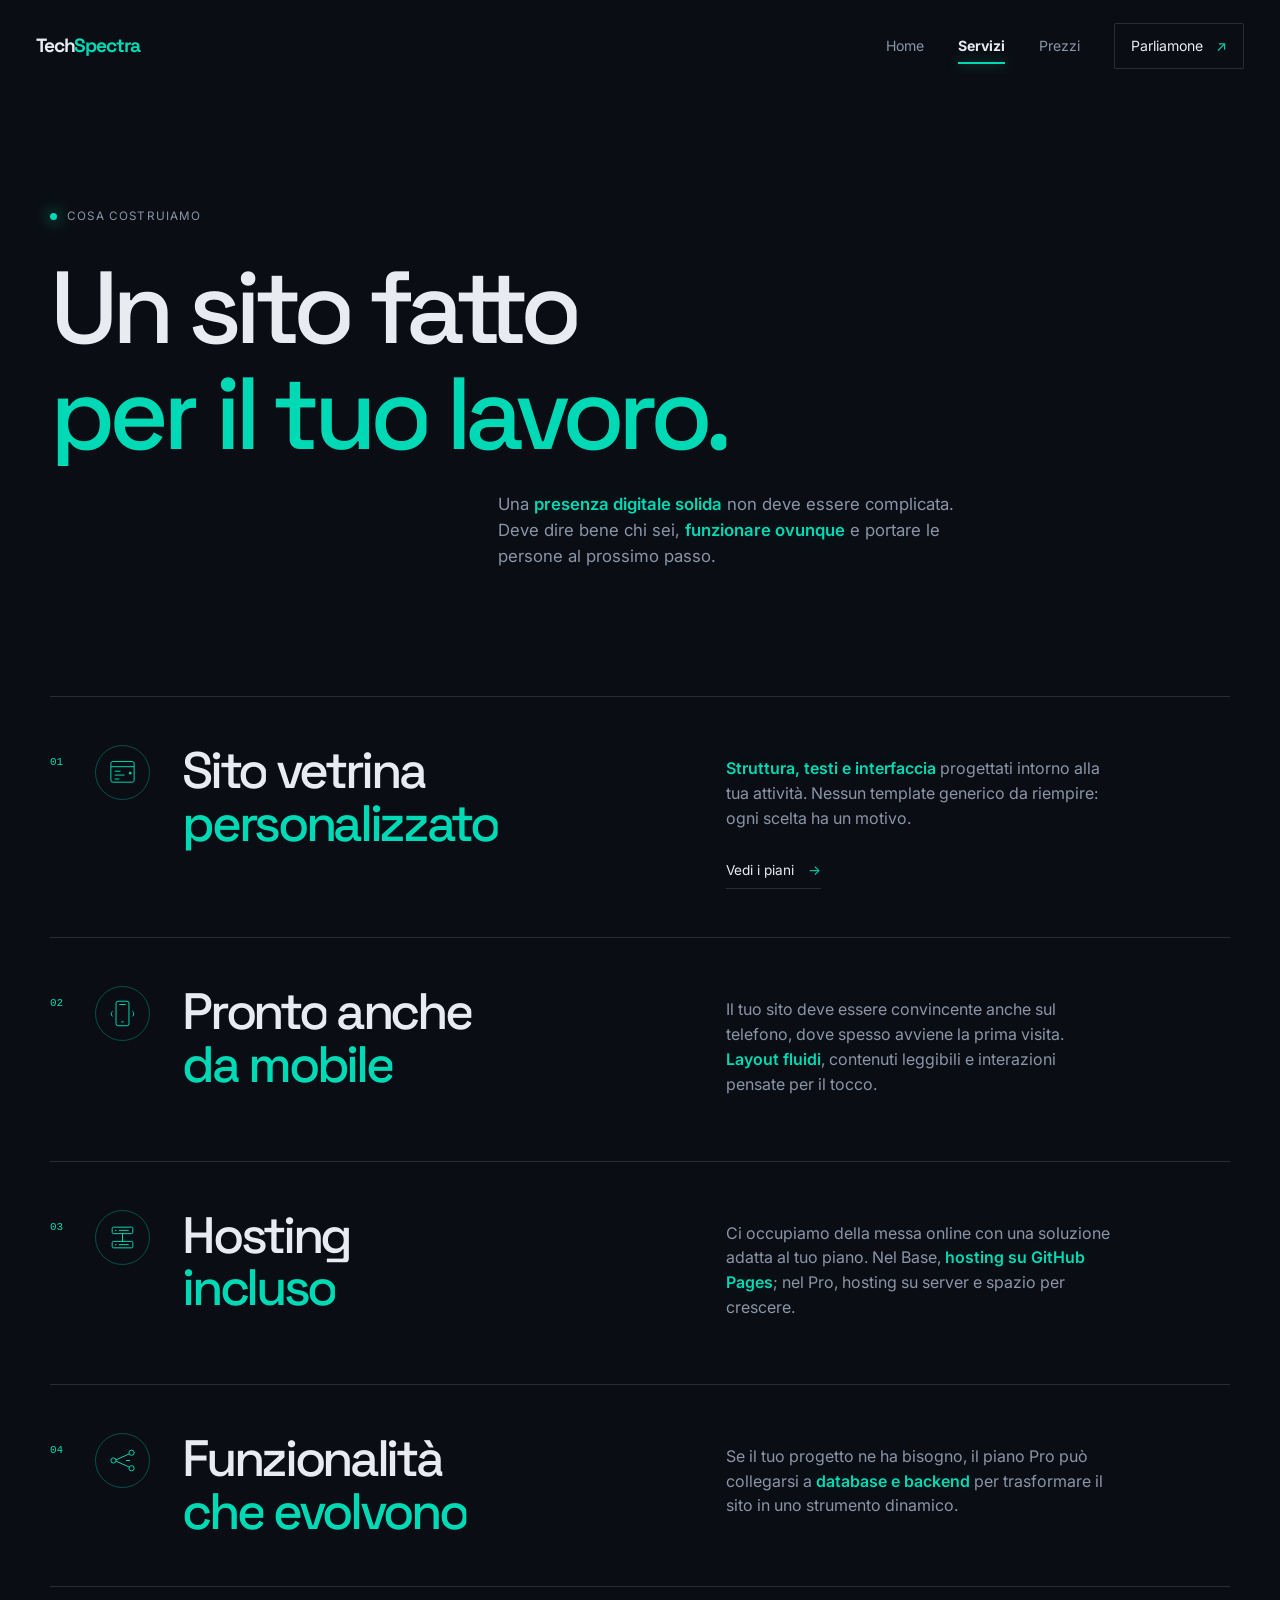
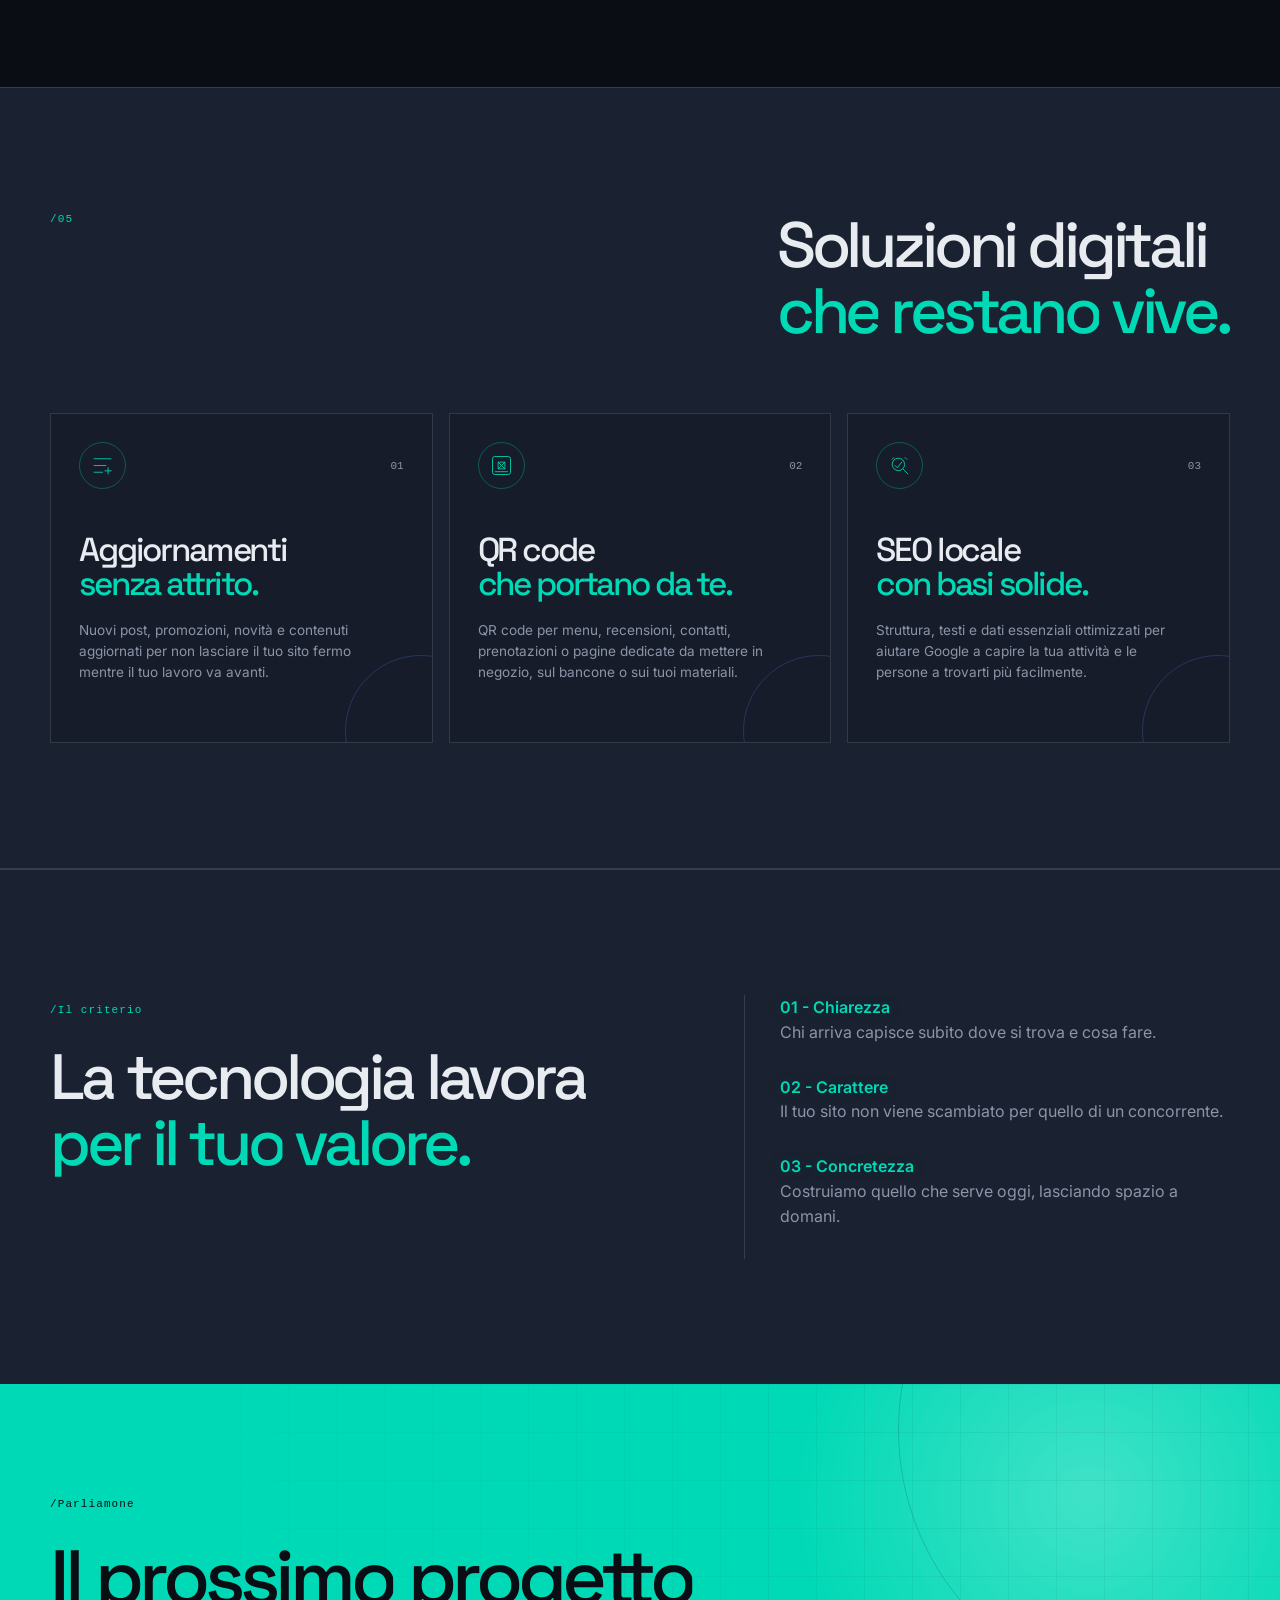
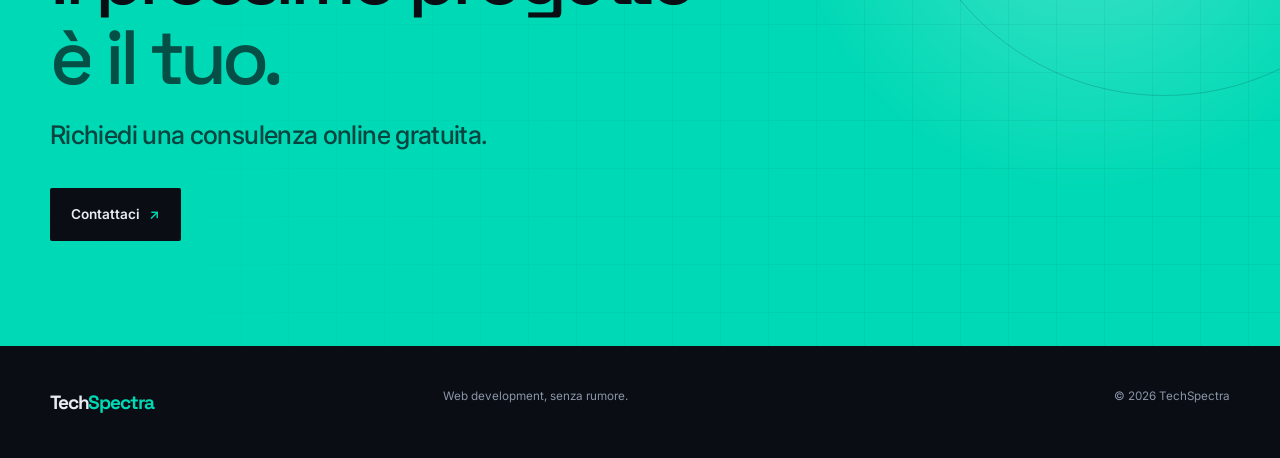
<file: servizi.html>
<!doctype html>
<html lang="it">
<head>
  <meta charset="utf-8">
  <meta name="viewport" content="width=device-width, initial-scale=1">
  <meta name="description" content="Siti web, SEO locale, QR code e aggiornamenti digitali personalizzati per aziende e attività locali.">
  <title>Servizi - TechSpectra</title>
  <link rel="preconnect" href="https://fonts.googleapis.com">
  <link rel="preconnect" href="https://fonts.gstatic.com" crossorigin>
  <link href="https://fonts.googleapis.com/css2?family=Inter:wght@400;500;600;700&family=Space+Grotesk:wght@400;500;600;700&display=swap" rel="stylesheet">
  <link rel="stylesheet" href="css/styles.css">
</head>
<body>
  <header class="site-header">
    <a class="wordmark" href="index.html" aria-label="TechSpectra home">Tech<span>Spectra</span></a>
    <button class="nav-toggle" type="button" aria-controls="site-nav" aria-expanded="false"><span></span><span></span><span></span><span class="sr-only">Apri menu</span></button>
    <nav id="site-nav" class="site-nav" aria-label="Navigazione principale">
      <a href="index.html">Home</a><a class="active" href="servizi.html">Servizi</a><a href="prezzi.html">Prezzi</a><a class="nav-cta" href="contatti.html">Parliamone <span>↗</span></a>
    </nav>
  </header>

  <main>
    <section class="page-hero container">
      <p class="hero-kicker"><span class="status-dot"></span> Cosa costruiamo</p>
      <h1>Un sito fatto<br><em>per il tuo lavoro.</em></h1>
      <p>Una <strong class="keyword">presenza digitale solida</strong> non deve essere complicata. Deve dire bene chi sei, <strong class="keyword">funzionare ovunque</strong> e portare le persone al prossimo passo.</p>
    </section>

    <section class="service-list section container">
      <article class="service-row">
        <div class="service-title"><span>01</span><span class="service-icon" aria-hidden="true"><svg viewBox="0 0 48 48" fill="none"><rect x="6" y="7" width="36" height="32" rx="3" stroke="currentColor" stroke-width="1.5"/><path d="M6 15h36M12 22h9M12 28h15M12 34h7" stroke="currentColor" stroke-width="1.5"/><circle cx="36" cy="25" r="2" fill="currentColor"/></svg></span><h2>Sito vetrina<br><em>personalizzato</em></h2></div>
        <div class="service-detail"><p><strong class="keyword">Struttura, testi e interfaccia</strong> progettati intorno alla tua attività. Nessun template generico da riempire: ogni scelta ha un motivo.</p><a href="prezzi.html" class="text-link">Vedi i piani <span>→</span></a></div>
      </article>
      <article class="service-row">
        <div class="service-title"><span>02</span><span class="service-icon" aria-hidden="true"><svg viewBox="0 0 48 48" fill="none"><rect x="14" y="5" width="20" height="38" rx="3" stroke="currentColor" stroke-width="1.5"/><path d="M19 10h10M22 37h4" stroke="currentColor" stroke-width="1.5"/><path d="M8 21c-2 2-2 5 0 7M40 21c2 2 2 5 0 7" stroke="currentColor" stroke-width="1.5" stroke-linecap="round"/></svg></span><h2>Pronto anche<br><em>da mobile</em></h2></div>
        <div class="service-detail"><p>Il tuo sito deve essere convincente anche sul telefono, dove spesso avviene la prima visita. <strong class="keyword">Layout fluidi</strong>, contenuti leggibili e interazioni pensate per il tocco.</p></div>
      </article>
      <article class="service-row">
        <div class="service-title"><span>03</span><span class="service-icon" aria-hidden="true"><svg viewBox="0 0 48 48" fill="none"><rect x="8" y="8" width="32" height="10" rx="2" stroke="currentColor" stroke-width="1.5"/><rect x="8" y="30" width="32" height="10" rx="2" stroke="currentColor" stroke-width="1.5"/><path d="M13 13h1M13 35h1M19 13h14M19 35h14M24 18v12" stroke="currentColor" stroke-width="1.5" stroke-linecap="round"/></svg></span><h2>Hosting<br><em>incluso</em></h2></div>
        <div class="service-detail"><p>Ci occupiamo della messa online con una soluzione adatta al tuo piano. Nel Base, <strong class="keyword">hosting su GitHub Pages</strong>; nel Pro, hosting su server e spazio per crescere.</p></div>
      </article>
      <article class="service-row">
        <div class="service-title"><span>04</span><span class="service-icon" aria-hidden="true"><svg viewBox="0 0 48 48" fill="none"><circle cx="10" cy="24" r="4" stroke="currentColor" stroke-width="1.5"/><circle cx="38" cy="12" r="4" stroke="currentColor" stroke-width="1.5"/><circle cx="38" cy="36" r="4" stroke="currentColor" stroke-width="1.5"/><path d="M14 23l20-9M14 25l20 9" stroke="currentColor" stroke-width="1.5"/><path d="M30 24h5" stroke="currentColor" stroke-width="1.5" stroke-linecap="round"/></svg></span><h2>Funzionalità<br><em>che evolvono</em></h2></div>
        <div class="service-detail"><p>Se il tuo progetto ne ha bisogno, il piano Pro può collegarsi a <strong class="keyword">database e backend</strong> per trasformare il sito in uno strumento dinamico.</p></div>
      </article>
    </section>

    <section class="digital-services section">
      <div class="container">
        <div class="section-heading">
          <span class="section-index">/05</span>
          <h2>Soluzioni digitali<br><em>che restano vive.</em></h2>
        </div>
        <div class="solution-grid">
          <article class="solution-card">
            <div class="solution-card-top"><span class="solution-icon" aria-hidden="true"><svg viewBox="0 0 48 48" fill="none"><path d="M9 12h30M9 24h21M9 36h15" stroke="currentColor" stroke-width="1.5" stroke-linecap="round"/><path d="M34 28v11M28.5 33.5h11" stroke="currentColor" stroke-width="1.5" stroke-linecap="round"/></svg></span><span>01</span></div>
            <h3>Aggiornamenti<br><em>senza attrito.</em></h3>
            <p>Nuovi post, promozioni, novità e contenuti aggiornati per non lasciare il tuo sito fermo mentre il tuo lavoro va avanti.</p>
          </article>
          <article class="solution-card">
            <div class="solution-card-top"><span class="solution-icon" aria-hidden="true"><svg viewBox="0 0 48 48" fill="none"><rect x="8" y="8" width="32" height="32" rx="4" stroke="currentColor" stroke-width="1.5"/><path d="M18 18h12v12H18zM18 18l12 12M30 18L18 30" stroke="currentColor" stroke-width="1.5" stroke-linejoin="round"/><path d="M13 35h22" stroke="currentColor" stroke-width="1.5" stroke-linecap="round"/></svg></span><span>02</span></div>
            <h3>QR code<br><em>che portano da te.</em></h3>
            <p>QR code per menu, recensioni, contatti, prenotazioni o pagine dedicate da mettere in negozio, sul bancone o sui tuoi materiali.</p>
          </article>
          <article class="solution-card">
            <div class="solution-card-top"><span class="solution-icon" aria-hidden="true"><svg viewBox="0 0 48 48" fill="none"><circle cx="22" cy="22" r="11" stroke="currentColor" stroke-width="1.5"/><path d="M30 30l9 9M16 24l4 4 8-10" stroke="currentColor" stroke-width="1.5" stroke-linecap="round" stroke-linejoin="round"/><path d="M14 10l-3 3M34 10l3 3" stroke="currentColor" stroke-width="1.5" stroke-linecap="round"/></svg></span><span>03</span></div>
            <h3>SEO locale<br><em>con basi solide.</em></h3>
            <p>Struttura, testi e dati essenziali ottimizzati per aiutare Google a capire la tua attività e le persone a trovarti più facilmente.</p>
          </article>
        </div>
      </div>
    </section>

    <section class="principles section">
      <div class="container principles-grid">
        <div><span class="section-index">/Il criterio</span><h2>La tecnologia lavora<br><em>per il tuo valore.</em></h2></div>
        <div class="principle-notes"><p><b>01 - Chiarezza</b><br>Chi arriva capisce subito dove si trova e cosa fare.</p><p><b>02 - Carattere</b><br>Il tuo sito non viene scambiato per quello di un concorrente.</p><p><b>03 - Concretezza</b><br>Costruiamo quello che serve oggi, lasciando spazio a domani.</p></div>
      </div>
    </section>

    <section class="final-cta">
      <div class="container final-cta-inner"><span class="section-index">/Parliamone</span><h2>Il prossimo progetto<br><em>è il tuo.</em><span class="cta-detail">Richiedi una consulenza online gratuita.</span></h2><a class="button button-primary" href="contatti.html">Contattaci <span>↗</span></a></div>
    </section>
  </main>
  <footer class="site-footer container"><a class="wordmark" href="index.html">Tech<span>Spectra</span></a><p>Web development, senza rumore.</p><p>© <span data-year>2026</span> TechSpectra</p></footer>
  <script src="js/script.js"></script>
</body>
</html>
</file>
<file: css/styles.css>
:root{--ink:#0a0e14;--paper:#e8ecf1;--surface:#1a2130;--teal:#00d9b5;--blue:#5b7fff;--muted:#8b95a8;--line:rgba(232,236,241,.14);--heading:"Space Grotesk",sans-serif;--body:"Inter",sans-serif}
*{box-sizing:border-box}
html{scroll-behavior:smooth}
body{margin:0;background:var(--ink);color:var(--paper);font-family:var(--body);font-size:16px;line-height:1.55;overflow-x:hidden}
a{color:inherit;text-decoration:none}
button,input,select,textarea{font:inherit}
button{cursor:pointer}
.container{width:min(1180px,calc(100% - 72px));margin:0 auto}
.sr-only{position:absolute;width:1px;height:1px;padding:0;margin:-1px;overflow:hidden;clip:rect(0,0,0,0);white-space:nowrap;border:0}
.site-header{height:92px;width:min(1310px,calc(100% - 72px));margin:auto;display:flex;align-items:center;justify-content:space-between;position:relative;z-index:10}
.wordmark{font-family:var(--heading);font-size:1.2rem;font-weight:700;letter-spacing:-.06em}
.wordmark span{color:var(--teal)}
.site-nav{display:flex;align-items:center;gap:34px;color:var(--muted);font-size:.88rem}
.site-nav a{transition:color .2s ease}
.site-nav a:hover,.site-nav a.active{color:var(--paper)}
.site-nav .nav-cta{color:var(--paper);border:1px solid var(--line);padding:11px 16px;border-radius:2px}
.site-nav .nav-cta span,.button span{color:var(--teal);margin-left:9px}
.site-nav .active-cta{border-color:var(--teal)}
.nav-toggle{display:none;background:none;border:0;padding:8px}.nav-toggle span:not(.sr-only){width:24px;height:1px;background:var(--paper);display:block;margin:5px}
.hero{min-height:670px;display:grid;grid-template-columns:1fr 1fr;align-items:center;gap:30px;padding-top:24px;padding-bottom:76px}
.hero-copy{max-width:610px;position:relative;z-index:2}
.hero-kicker{color:var(--muted);font-size:.73rem;letter-spacing:.1em;text-transform:uppercase;margin:0 0 30px;display:flex;align-items:center;gap:10px}
.status-dot{display:inline-block;width:7px;height:7px;background:var(--teal);border-radius:50%;box-shadow:0 0 15px var(--teal)}
h1,h2,h3,p{margin-top:0}
h1,h2,h3{font-family:var(--heading);font-weight:500;letter-spacing:-.065em;line-height:1.03}
h1{font-size:clamp(3.6rem,7vw,6.9rem);margin-bottom:30px}
h2{font-size:clamp(2.5rem,5vw,5rem)}
h1 em,h2 em,h3 em{color:var(--teal);font-style:normal}
.hero-lead{max-width:490px;color:var(--muted);font-size:1.03rem}
.hero-actions{display:flex;align-items:center;gap:28px;margin-top:38px}
.button{display:inline-flex;align-items:center;justify-content:center;padding:15px 20px;border:1px solid transparent;border-radius:2px;font-size:.85rem;font-weight:600;transition:background .2s ease,border-color .2s ease,transform .2s ease}
.button:hover{transform:translateY(-2px)}
.button-primary{background:var(--teal);color:var(--ink)}
.button-primary span{color:var(--ink)}
.button-primary:hover{background:#48f2d6}
.button-outline{border-color:var(--line);color:var(--paper)}
.button-outline:hover{border-color:var(--teal)}
.text-link{font-size:.85rem;color:var(--paper);border-bottom:1px solid var(--line);padding-bottom:7px;transition:border-color .2s ease}
.text-link span{color:var(--teal);margin-left:10px}.text-link:hover{border-color:var(--teal)}
.hero-art{height:490px;position:relative;display:flex;align-items:center;justify-content:center}
.code-window{width:min(470px,100%);min-height:280px;background:rgba(26,33,48,.86);border:1px solid rgba(91,127,255,.35);box-shadow:0 25px 80px rgba(0,0,0,.4);transform:rotate(-5deg);position:relative;z-index:2;animation:hero-window 1.1s cubic-bezier(.2,.75,.25,1) both}
.window-bar{height:42px;border-bottom:1px solid var(--line);display:flex;align-items:center;padding:0 18px;gap:7px;color:var(--muted);font-size:.65rem}
.window-bar span{width:7px;height:7px;border-radius:50%;background:#5b6576}.window-bar span:first-child{background:var(--teal)}.window-bar b{font-weight:400;margin:auto}
.code-lines{padding:28px 25px;color:#c6d1e4;font-family:monospace;font-size:clamp(.63rem,1.3vw,.82rem);line-height:2}
.code-lines i{color:#59677d;font-style:normal;display:inline-block;width:27px}.code-lines strong{color:var(--blue);font-weight:400}.code-lines mark{background:none;color:var(--teal)}.code-lines u{text-decoration:none;color:#eacb87}
.code-cursor{width:7px;height:15px;background:var(--teal);position:absolute;bottom:32px;right:37px;animation:blink 1s steps(2) infinite}
.signal{position:absolute;height:1px;background:linear-gradient(90deg,transparent,var(--teal),transparent);width:180px;opacity:.55}.signal-one{top:120px;right:5%;transform:rotate(28deg)}.signal-two{bottom:112px;left:4%;transform:rotate(-34deg);background:linear-gradient(90deg,transparent,var(--blue),transparent)}.signal-three{top:72px;left:16%;width:90px;transform:rotate(-65deg);opacity:.35}
.hero-orbit{position:absolute;border:1px solid rgba(0,217,181,.3);border-radius:50%;width:450px;height:210px;transform:rotate(-27deg)}.orbit-two{width:250px;height:420px;transform:rotate(39deg);border-color:rgba(91,127,255,.25)}
.art-coordinate{position:absolute;color:var(--muted);font:10px monospace;letter-spacing:.08em}.coordinate-a{top:48px;right:30px}.coordinate-b{bottom:55px;left:35px}
@keyframes hero-window{from{opacity:0;transform:translate(45px,25px) rotate(-2deg)}to{opacity:1;transform:rotate(-5deg)}}@keyframes blink{50%{opacity:0}}
.section{padding-top:125px;padding-bottom:125px}.section-index{font:11px monospace;color:var(--teal);letter-spacing:.1em}
.manifesto{display:grid;grid-template-columns:1.1fr .9fr;gap:110px;border-top:1px solid var(--line)}.section-intro h2{max-width:680px;margin:25px 0 0}.manifesto-body{padding-top:56px;max-width:410px;color:var(--muted)}.manifesto-body p:first-child{color:var(--paper);font-size:1.06rem}.manifesto-body .text-link{display:inline-block;margin-top:20px}
.process{background:var(--surface);border-top:1px solid var(--line);border-bottom:1px solid var(--line)}.section-heading{display:flex;justify-content:space-between;align-items:flex-start;margin-bottom:68px}.section-heading h2{margin:0;max-width:550px}.process-grid{display:grid;grid-template-columns:repeat(3,1fr);border-top:1px solid var(--line)}.process-card{padding:28px 28px 10px 0;min-height:230px;border-right:1px solid var(--line);position:relative}.process-card:not(:first-child){padding-left:28px}.process-card:last-child{border:0}.process-number{color:var(--teal);font:11px monospace}.process-card h3{font-size:1.6rem;letter-spacing:-.04em;margin:30px 0 16px}.process-card p{color:var(--muted);font-size:.9rem;max-width:275px}.process-card strong{color:var(--paper);font-weight:500}.process-tag{color:var(--teal);font:10px monospace;position:absolute;bottom:14px;right:28px}
.portfolio-label{display:flex;gap:24px;align-items:center;color:var(--muted);font-size:.75rem}.portfolio-main{display:grid;grid-template-columns:1fr 1fr;gap:90px;align-items:center;padding-top:45px}.portfolio-type{color:var(--muted);font-size:.78rem;letter-spacing:.06em}.portfolio-main h2{font-size:clamp(3rem,6vw,5.9rem);margin:18px 0 25px}.portfolio-description{color:var(--muted);max-width:365px;font-size:.94rem;margin-bottom:30px}.portfolio-visual{background:var(--surface);aspect-ratio:1.15;border:1px solid var(--line);display:flex;align-items:center;justify-content:center;overflow:hidden;transition:border-color .3s ease}.portfolio-visual:hover{border-color:var(--teal)}.barber-poster{background:#d5cec1;color:#171717;width:72%;height:80%;padding:20px;display:flex;flex-direction:column;justify-content:space-between;transform:rotate(4deg);box-shadow:15px 18px 0 rgba(0,0,0,.2)}.poster-small,.poster-bottom{font:9px monospace;letter-spacing:.08em}.barber-poster strong{font:clamp(1.6rem,4vw,3.5rem);font-family:var(--heading);line-height:.83;letter-spacing:-.09em}.barber-poster strong i{color:#aa3b28;font-style:normal}.poster-line{height:4px;background:#171717;width:25%}.poster-bottom{display:flex;justify-content:space-between}
.final-cta{background:var(--teal);color:var(--ink);padding:105px 0}.final-cta .section-index{color:var(--ink)}.final-cta-inner{position:relative}.final-cta h2{font-size:clamp(3rem,6vw,6.6rem);margin:25px 0 38px}.final-cta h2 em{color:var(--ink);opacity:.68}.final-cta .button-primary{background:var(--ink);color:var(--paper)}.final-cta .button-primary span{color:var(--teal)}
.site-footer{min-height:112px;display:grid;grid-template-columns:1fr 1fr 1fr;align-items:center;color:var(--muted);font-size:.73rem}.site-footer p:nth-of-type(2){text-align:right}.site-footer .wordmark{color:var(--paper)}
.page-hero{padding:115px 0 110px;border-bottom:1px solid var(--line)}.page-hero h1{font-size:clamp(4rem,8vw,8rem);max-width:800px;margin:25px 0}.page-hero>p:last-child{max-width:460px;color:var(--muted);font-size:1.05rem;margin-left:38%}
.service-list{padding-top:0;padding-bottom:100px}.service-row{display:grid;grid-template-columns:1.1fr .9fr;gap:60px;padding:48px 0;border-bottom:1px solid var(--line)}.service-title{display:flex;gap:32px;align-items:flex-start}.service-title>span{font:11px monospace;color:var(--teal);padding-top:11px}.service-title h2{font-size:clamp(2rem,4vw,3.7rem);margin:0}.service-detail{max-width:390px;padding-top:11px;color:var(--muted)}.service-detail .text-link{display:inline-block;margin-top:14px}.principles{background:var(--surface);border-top:1px solid var(--line)}.principles-grid{display:grid;grid-template-columns:1.1fr .9fr;gap:100px}.principles h2{margin-top:25px}.principle-notes{border-left:1px solid var(--line);padding-left:35px;color:var(--muted)}.principle-notes p{margin:0 0 30px}.principle-notes b{color:var(--paper);font-weight:500}
.pricing-hero{padding-bottom:95px}.plans{display:grid;grid-template-columns:1fr 1fr;gap:16px;padding-top:52px;padding-bottom:120px}.plan-card{border:1px solid var(--line);padding:34px;min-height:525px;display:flex;flex-direction:column}.plan-pro{border-color:var(--teal);background:rgba(0,217,181,.04)}.plan-top{display:flex;justify-content:space-between;align-items:flex-start;color:var(--muted);font-size:.74rem}.plan-name{font-family:var(--heading);font-size:1.8rem;color:var(--paper);letter-spacing:-.06em}.plan-price{font:500 clamp(4rem,8vw,7rem) var(--heading);letter-spacing:-.1em;margin:38px 0 10px}.plan-price span{font-size:2rem;color:var(--teal);vertical-align:top;letter-spacing:0}.plan-price small{font:400 .75rem var(--body);color:var(--muted);letter-spacing:0}.plan-description{color:var(--muted);max-width:380px}.check-list{list-style:none;padding:18px 0 30px;margin:0;display:grid;gap:10px;color:var(--paper);font-size:.87rem;flex:1}.check-list li:before{content:"↗";color:var(--teal);margin-right:10px}.plan-card .button{align-self:flex-start}.comparison{background:var(--surface);border-top:1px solid var(--line);border-bottom:1px solid var(--line)}.comparison-heading{display:grid;grid-template-columns:1fr 1.2fr .8fr;gap:30px;align-items:end}.comparison-heading h2,.comparison-heading p{margin:22px 0 0}.comparison-heading p{color:var(--muted);font-size:.9rem;max-width:230px}.comparison-stage{margin:100px 0 20px;position:relative;padding-bottom:42px}.comparison-line{display:grid;grid-template-columns:280px 1fr;align-items:center;gap:30px;margin:35px 0}.comparison-label{display:grid;grid-template-columns:auto auto;align-items:baseline;gap:10px}.comparison-label span{color:var(--muted);font-size:.75rem;grid-column:1/-1}.comparison-label strong{font:500 clamp(2.4rem,4vw,4.4rem) var(--heading);letter-spacing:-.09em}.comparison-label small{color:var(--muted);font-size:.7rem}.comparison-bar{height:7px;background:#293243;position:relative;overflow:hidden}.comparison-bar i{display:block;height:100%;transform-origin:left;transform:scaleX(0);transition:transform 1.2s cubic-bezier(.2,.75,.25,1)}.line-competitor .comparison-bar i{width:100%;background:#667187}.line-tech .comparison-bar i{width:20%;background:var(--teal)}.comparison-stage.is-visible .line-competitor i{transform:scaleX(1)}.comparison-stage.is-visible .line-tech i{transform:scaleX(1);transition-delay:.25s}.comparison-axis{display:flex;justify-content:space-between;color:var(--muted);font:10px monospace;text-transform:uppercase;letter-spacing:.08em;margin-left:310px;padding-top:18px;border-top:1px solid var(--line)}.maintenance{display:grid;grid-template-columns:1fr 1fr;gap:100px}.maintenance h2{margin-top:25px}.maintenance>div:last-child{padding-top:48px;max-width:350px;color:var(--muted)}.maintenance>div:last-child p:first-child{font:1.8rem var(--heading);color:var(--teal);margin-bottom:18px}.maintenance .text-link{display:inline-block;margin-top:15px}
.contact-layout{min-height:calc(100vh - 204px);padding-top:85px;padding-bottom:90px;display:grid;grid-template-columns:1fr 1fr;gap:110px}.contact-intro h1{font-size:clamp(3.7rem,7vw,7rem);margin:25px 0}.contact-intro>p:not(.hero-kicker){color:var(--muted);max-width:400px}.contact-aside{border-top:1px solid var(--line);margin-top:75px;padding-top:22px;max-width:400px}.contact-aside p{color:var(--muted);font-size:.85rem;margin-top:20px}.contact-form-wrap{background:var(--surface);padding:35px 38px;align-self:start}.form-progress{display:flex;align-items:center;gap:10px;color:var(--teal);font:11px monospace;margin-bottom:48px}.form-progress i{height:1px;background:var(--line);width:45px}.form-progress span:not(:first-child){color:var(--muted)}.form-field{margin-bottom:27px}.form-field label{display:block;font-size:.78rem;color:var(--paper);margin-bottom:9px}.form-field label b{color:var(--teal);font-weight:400}.form-field label span{color:var(--muted)}.form-field input,.form-field select,.form-field textarea{display:block;width:100%;border:0;border-bottom:1px solid #435064;border-radius:0;background:transparent;color:var(--paper);padding:10px 0;outline:none;resize:vertical;transition:border-color .2s ease}.form-field select{appearance:none;background-image:linear-gradient(45deg,transparent 50%,var(--teal) 50%),linear-gradient(135deg,var(--teal) 50%,transparent 50%);background-position:calc(100% - 8px) 17px,100% 17px;background-size:8px 8px,8px 8px;background-repeat:no-repeat}.form-field option{background:var(--surface);color:var(--paper)}.form-field input::placeholder,.form-field textarea::placeholder{color:#667187}.form-field input:focus,.form-field select:focus,.form-field textarea:focus{border-color:var(--teal)}.form-submit{width:100%;margin-top:7px}.form-note{color:var(--muted);font-size:.7rem;margin:16px 0 0;text-align:center}.form-feedback{color:var(--teal);font-size:.8rem;text-align:center;margin:14px 0 0;min-height:1.2em}
@media(max-width:800px){.container{width:min(100% - 40px,600px)}.site-header{width:calc(100% - 40px);height:76px}.nav-toggle{display:block;z-index:3}.site-nav{display:none;position:absolute;top:65px;left:0;right:0;background:var(--surface);padding:20px;flex-direction:column;align-items:stretch;gap:0;border:1px solid var(--line)}.site-nav.open{display:flex}.site-nav a{padding:13px 5px}.site-nav .nav-cta{margin-top:8px;text-align:center}.hero{display:block;min-height:0;padding-top:70px;padding-bottom:95px}.hero-art{height:380px;margin-top:30px}.hero-orbit{width:340px;height:170px}.orbit-two{width:200px;height:330px}.manifesto,.principles-grid,.maintenance{grid-template-columns:1fr;gap:35px}.manifesto-body,.maintenance>div:last-child{padding-top:0}.section{padding-top:85px;padding-bottom:85px}.section-heading{display:block;margin-bottom:45px}.section-heading h2{margin-top:25px}.process-grid{grid-template-columns:1fr}.process-card,.process-card:not(:first-child){padding:25px 0;border-right:0;border-bottom:1px solid var(--line);min-height:0}.process-card:last-child{border-bottom:0}.process-card h3{margin:20px 0 10px}.process-tag{right:0;bottom:25px}.portfolio-main{grid-template-columns:1fr;gap:45px}.portfolio-visual{width:100%}.final-cta{padding:80px 0}.site-footer{min-height:145px;grid-template-columns:1fr;gap:10px;padding:30px 0}.site-footer p:nth-of-type(2){text-align:left}.page-hero{padding:75px 0 75px}.page-hero h1{font-size:clamp(3.6rem,15vw,6rem)}.page-hero>p:last-child{margin-left:0}.service-row{grid-template-columns:1fr;gap:10px;padding:35px 0}.service-title{gap:17px}.service-detail{padding-left:34px}.plans{grid-template-columns:1fr;padding-top:35px;padding-bottom:80px}.plan-card{min-height:500px}.comparison-heading{display:block}.comparison-heading p{margin-top:25px}.comparison-stage{margin-top:65px}.comparison-line{grid-template-columns:1fr;gap:14px}.comparison-label{display:flex;flex-wrap:wrap;gap:8px 12px}.comparison-label span{width:100%}.comparison-axis{margin-left:0}.contact-layout{display:block;padding-top:65px}.contact-form-wrap{margin-top:65px;padding:28px 22px}.contact-aside{margin-top:50px}.form-progress{margin-bottom:35px}}
@media(prefers-reduced-motion:reduce){html{scroll-behavior:auto}.code-window{animation:none}.comparison-bar i{transition:none}.button:hover{transform:none}}
.motion-ready .reveal{opacity:0;transform:translateY(30px);transition:opacity .8s ease,transform .8s cubic-bezier(.2,.75,.25,1);transition-delay:var(--reveal-delay,0ms)}
.motion-ready .reveal.is-revealed{opacity:1;transform:none}
.titles-ready .kinetic-title .title-word{display:inline-block;opacity:0;clip-path:inset(0 0 100% 0);transform:translateY(.65em) rotate(2deg);transition:opacity .7s ease,clip-path .8s cubic-bezier(.2,.75,.25,1),transform .8s cubic-bezier(.2,.75,.25,1);transition-delay:calc(var(--word-index) * 55ms)}
.titles-ready .kinetic-title.title-in .title-word{opacity:1;clip-path:inset(0 0 0 0);transform:none}
.keyword,.process-card strong,.principle-notes b,.portfolio-description strong{position:relative;text-shadow:0 0 18px rgba(0,217,181,.16);transition:color .25s ease,text-shadow .25s ease}
.keyword:after,.portfolio-description strong:after{content:"";position:absolute;left:0;right:0;bottom:.05em;height:2px;background:var(--teal);transform:scaleX(.25);transform-origin:left;opacity:.55;transition:transform .4s cubic-bezier(.2,.75,.25,1),opacity .25s ease}
.keyword:hover,.portfolio-description strong:hover{color:#58f4d9;text-shadow:0 0 24px rgba(0,217,181,.45)}
.keyword:hover:after,.portfolio-description strong:hover:after{transform:scaleX(1);opacity:1}
.button{position:relative;overflow:hidden;isolation:isolate}
.button:before{content:"";position:absolute;inset:0;background:linear-gradient(105deg,transparent 30%,rgba(255,255,255,.34) 50%,transparent 70%);transform:translateX(-130%);transition:transform .7s cubic-bezier(.2,.75,.25,1);z-index:-1}
.button:hover:before{transform:translateX(130%)}
.button span{display:inline-block;transition:transform .35s cubic-bezier(.2,.75,.25,1)}
.button:hover span{transform:translate(4px,-3px)}
.scroll-signal{position:fixed}
body:before{content:"";position:fixed;left:var(--pointer-x);top:var(--pointer-y);width:430px;height:430px;transform:translate(-50%,-50%);border-radius:50%;background:radial-gradient(circle,rgba(0,217,181,.09),rgba(91,127,255,.035) 34%,transparent 70%);pointer-events:none;z-index:0;mix-blend-mode:screen}
body:after{content:"";position:fixed;left:0;top:0;width:calc(var(--scroll-progress,0) * 100%);height:2px;background:linear-gradient(90deg,var(--teal),var(--blue));box-shadow:0 0 14px rgba(0,217,181,.65);z-index:100;pointer-events:none}
.site-header,main,.site-footer{position:relative;z-index:1}
.tilting{transform:perspective(900px) rotateX(var(--tilt-x)) rotateY(var(--tilt-y)) translateY(-6px)!important;transition:transform .12s ease-out!important}
.portfolio-visual.tilting .barber-poster{animation-play-state:paused}
.code-line{display:block;min-height:1.95em}
.typing-cursor{display:inline-block;width:7px;height:15px;margin-left:3px;background:var(--teal);vertical-align:-2px}
.hero-art:before{content:"";position:absolute;width:390px;height:390px;border:1px solid rgba(0,217,181,.12);border-radius:50%;animation:halo-pulse 5s ease-in-out infinite}
.hero-orbit{animation:orbit-drift 10s ease-in-out infinite alternate}
.orbit-two{animation-duration:14s;animation-direction:alternate-reverse}
.signal{animation:signal-flow 4s ease-in-out infinite}
.signal-two{animation-delay:1.2s}.signal-three{animation-delay:2.1s}
.hero-art:after{content:"";position:absolute;width:8px;height:8px;border-radius:50%;background:var(--teal);box-shadow:0 0 22px 5px rgba(0,217,181,.4);top:23%;right:19%;animation:node-pulse 3s ease-in-out infinite}
@keyframes halo-pulse{0%,100%{transform:scale(.94);opacity:.45}50%{transform:scale(1.06);opacity:.9}}
@keyframes orbit-drift{0%{transform:rotate(-27deg) translate(0,0)}100%{transform:rotate(-21deg) translate(8px,-12px)}}
@keyframes signal-flow{0%,100%{opacity:.2;transform:translateX(-10px) rotate(28deg)}50%{opacity:.8;transform:translateX(12px) rotate(28deg)}}
@keyframes node-pulse{0%,100%{transform:scale(.7);opacity:.4}50%{transform:scale(1.35);opacity:1}}
.process-card{transition:background .35s ease,transform .35s ease;border-bottom-color:var(--line)}
.process-card:after{content:"";position:absolute;left:0;right:28px;bottom:0;height:1px;background:var(--teal);transform:scaleX(0);transform-origin:left;transition:transform .45s ease}
.process-card:hover{background:rgba(0,217,181,.035);transform:translateY(-7px)}
.process-card:hover:after{transform:scaleX(1)}
.featured-process{background:rgba(0,217,181,.035)}
.service-row{position:relative;overflow:hidden;transition:padding-left .35s ease,background .35s ease}
.service-row:before{content:"";position:absolute;left:0;top:0;bottom:0;width:2px;background:var(--teal);transform:scaleY(0);transform-origin:bottom;transition:transform .45s ease}
.service-row:hover{padding-left:18px;background:linear-gradient(90deg,rgba(0,217,181,.055),transparent 55%)}
.service-row:hover:before{transform:scaleY(1)}
.service-icon{display:inline-flex!important;flex:none;width:55px;height:55px;align-items:center;justify-content:center;color:var(--teal)!important;padding:0!important;border:1px solid rgba(0,217,181,.32);border-radius:50%;transition:background .35s ease,color .35s ease,transform .45s cubic-bezier(.2,.75,.25,1),border-color .35s ease}
.service-icon svg{width:31px;height:31px;display:block}
.service-row:hover .service-icon{background:var(--teal);color:var(--ink)!important;border-color:var(--teal);transform:rotate(10deg) scale(1.08)}
.portfolio-visual{position:relative}
.portfolio-visual:before{content:"VIEW / 01";position:absolute;right:20px;top:18px;color:var(--teal);font:10px monospace;letter-spacing:.1em;z-index:2;opacity:0;transform:translateX(12px);transition:opacity .3s ease,transform .3s ease}
.portfolio-visual:hover:before{opacity:1;transform:none}
.barber-poster{animation:poster-float 6s ease-in-out infinite}
@keyframes poster-float{0%,100%{transform:rotate(4deg) translateY(0)}50%{transform:rotate(2deg) translateY(-8px)}}
.final-cta{position:relative;overflow:hidden;background:radial-gradient(circle at 85% 20%,rgba(255,255,255,.25),transparent 25%),var(--teal)}
.final-cta:before{content:"";position:absolute;width:530px;height:530px;border:1px solid rgba(10,14,20,.16);border-radius:50%;right:-150px;top:-220px;animation:cta-orbit 13s linear infinite}
.final-cta:after{content:"";position:absolute;inset:0;opacity:.12;background-image:linear-gradient(rgba(10,14,20,.4) 1px,transparent 1px),linear-gradient(90deg,rgba(10,14,20,.4) 1px,transparent 1px);background-size:48px 48px;mask-image:linear-gradient(90deg,transparent,black 70%);pointer-events:none}
.final-cta-inner{z-index:1}
@keyframes cta-orbit{to{transform:rotate(360deg)}}
.plan-card{transition:transform .35s ease,box-shadow .35s ease,border-color .35s ease}
.plan-card:hover{transform:translateY(-8px);box-shadow:0 25px 70px rgba(0,0,0,.2)}
.plan-pro{animation:pro-glow 4s ease-in-out infinite}
@keyframes pro-glow{0%,100%{box-shadow:0 0 0 rgba(0,217,181,0)}50%{box-shadow:0 0 35px rgba(0,217,181,.1)}}
.comparison-cards{display:grid;grid-template-columns:1fr 1.16fr;gap:18px;margin:72px 0 0;padding:0}
.comparison-card{min-height:395px;padding:31px;display:flex;flex-direction:column;position:relative;overflow:hidden;border:1px solid var(--line);background:rgba(10,14,20,.32);transition:transform .45s ease,border-color .45s ease,box-shadow .45s ease}
.comparison-card:hover{transform:translateY(-8px)}
.comparison-standard{color:var(--muted)}
.comparison-featured{border-color:var(--teal);background:linear-gradient(145deg,rgba(0,217,181,.14),rgba(26,33,48,.82) 55%,rgba(91,127,255,.12));box-shadow:0 0 55px rgba(0,217,181,.08)}
.comparison-featured:before{content:"";position:absolute;top:-100px;right:-70px;width:250px;height:250px;border:1px solid rgba(0,217,181,.28);border-radius:50%;animation:comparison-orbit 8s linear infinite}
.comparison-featured:after{content:"";position:absolute;top:0;left:0;width:100%;height:2px;background:var(--teal);animation:scan-line 4s ease-in-out infinite}
@keyframes comparison-orbit{to{transform:rotate(360deg)}}
@keyframes scan-line{0%,100%{transform:scaleX(.25);transform-origin:left;opacity:.3}50%{transform:scaleX(1);transform-origin:left;opacity:1}}
.comparison-card-top{display:flex;justify-content:space-between;align-items:center;font:11px monospace;letter-spacing:.08em;text-transform:uppercase}
.comparison-featured .comparison-card-top>span:first-child{color:var(--teal)}
.comparison-card-mark{color:var(--muted);font-size:10px}
.comparison-featured .comparison-card-mark{color:var(--ink);background:var(--teal);padding:5px 8px}
.comparison-eyebrow{font:10px monospace;text-transform:uppercase;letter-spacing:.1em;margin:67px 0 8px;color:var(--muted)}
.comparison-amount{font:500 clamp(4rem,8vw,7rem) var(--heading);letter-spacing:-.1em;line-height:.9;color:var(--paper)}
.comparison-standard .comparison-amount{color:#9ca6b8}
.comparison-amount small{font-size:1.5rem;letter-spacing:0;color:var(--muted)}
.comparison-card-rule{width:100%;height:1px;background:var(--line);margin:30px 0 20px}
.comparison-card>p:not(.comparison-eyebrow){max-width:290px;color:var(--muted);font-size:.85rem;margin-bottom:24px}
.comparison-featured>p:not(.comparison-eyebrow){color:var(--paper)}
.comparison-footnote{margin-top:auto;font:10px monospace;color:var(--muted);text-transform:uppercase;letter-spacing:.1em}
.comparison-perks{margin-top:auto;display:grid;grid-template-columns:1fr 1fr;gap:8px;color:var(--muted);font-size:.72rem}
.comparison-perks b{color:var(--teal);font-family:var(--heading);font-size:1.15rem;font-weight:500;grid-column:1/-1}
.contact-form-wrap{position:relative;overflow:hidden}
.contact-form-wrap:before{content:"";position:absolute;left:0;right:0;top:0;height:1px;background:var(--teal);transform:scaleX(.25);transform-origin:left;animation:scan-line 5s ease-in-out infinite}
@media(max-width:800px){.hero-art:before{width:300px;height:300px}.hero-art:after{right:13%}.service-row:hover{padding-left:8px}.service-icon{width:48px;height:48px}.service-icon svg{width:27px;height:27px}.comparison-cards{grid-template-columns:1fr;margin-top:55px}.comparison-card{min-height:360px;padding:25px}.comparison-eyebrow{margin-top:55px}.comparison-perks{grid-template-columns:1fr 1fr}}
@media(prefers-reduced-motion:reduce){.motion-ready .reveal{opacity:1;transform:none;transition:none}.hero-art:before,.hero-orbit,.signal,.hero-art:after,.barber-poster,.plan-pro,.comparison-featured:before,.comparison-featured:after,.contact-form-wrap:before,.final-cta:before{animation:none}}
.keyword,.process-card strong,.principle-notes b,.portfolio-description strong{color:var(--teal);font-weight:600}
.barber-poster{width:84%;height:78%;padding:0;position:relative;overflow:hidden;background:var(--surface);box-shadow:15px 18px 0 rgba(0,0,0,.2)}
.barber-poster:after{content:"HAIR&BARBER / COSTA MASNAGA";position:absolute;left:16px;bottom:14px;color:var(--teal);font:9px monospace;letter-spacing:.08em;text-shadow:0 1px 8px rgba(0,0,0,.8);opacity:.9}
.barber-poster img{display:block;width:100%;height:100%;object-fit:cover;object-position:center;filter:saturate(.82) contrast(1.03);transition:transform .8s cubic-bezier(.2,.75,.25,1),filter .4s ease}
.portfolio-visual:hover .barber-poster img{transform:scale(1.06);filter:saturate(1) contrast(1.06)}
.cta-detail{display:block;font:500 clamp(1.05rem,2vw,1.65rem) var(--body);letter-spacing:-.025em;line-height:1.2;margin-top:23px;opacity:.72}
.contact-form-wrap{padding:0;background:rgba(26,33,48,.88);border:1px solid rgba(91,127,255,.42);box-shadow:0 25px 80px rgba(0,0,0,.4);transform:rotate(-1.5deg);transition:transform .5s cubic-bezier(.2,.75,.25,1),box-shadow .5s ease}
.contact-form-wrap:hover{transform:rotate(0deg) translateY(-5px);box-shadow:0 32px 90px rgba(0,0,0,.48)}
.contact-window-bar{height:47px;border-bottom:1px solid var(--line);display:flex;align-items:center;padding:0 19px;gap:12px;color:var(--muted);font:11px monospace;position:relative;z-index:1}
.contact-window-bar b{font-weight:400;position:absolute;left:50%;transform:translateX(-50%);color:#aeb8c9}
.contact-window-bar small{margin-left:auto;color:var(--teal);font-size:9px;letter-spacing:.08em}
.window-dots{display:flex;gap:7px}.window-dots span{width:7px;height:7px;border-radius:50%;background:#59677d}.window-dots span:first-child{background:var(--teal)}
.contact-form-inner{padding:35px 38px;position:relative;overflow:hidden}
.contact-form-inner:before{content:"";position:absolute;inset:0;background-image:linear-gradient(rgba(91,127,255,.035) 1px,transparent 1px),linear-gradient(90deg,rgba(91,127,255,.035) 1px,transparent 1px);background-size:36px 36px;mask-image:linear-gradient(135deg,transparent,black 52%,transparent);pointer-events:none}
.contact-form-inner form,.contact-form-inner .form-progress{position:relative;z-index:1}
.contact-form-wrap:after{content:"";position:absolute;width:420px;height:420px;border:1px solid rgba(0,217,181,.1);border-radius:50%;right:-230px;bottom:-230px;pointer-events:none;animation:comparison-orbit 14s linear infinite}
@media(max-width:800px){.contact-form-wrap{transform:none}.contact-form-wrap:hover{transform:translateY(-3px)}.contact-form-inner{padding:28px 22px}.contact-window-bar b{font-size:10px}.contact-window-bar small{font-size:8px}.barber-poster{width:86%;height:80%}}
@media(prefers-reduced-motion:reduce){.barber-poster,.contact-form-wrap:after{animation:none}.contact-form-wrap,.contact-form-wrap:hover{transform:none}.portfolio-visual:hover .barber-poster img{transform:none}}
.terminal-guide{font:11px/1.6 monospace;color:var(--muted);margin:-23px 0 35px;padding-left:2px}
.terminal-guide>span{color:var(--teal);font-size:15px;margin-right:7px}
.terminal-field{margin-bottom:29px}
.terminal-field label{display:flex;align-items:center;gap:8px;font:11px monospace;color:#c7d0df;letter-spacing:.01em;margin-bottom:10px}
.terminal-field label>span:not(.terminal-line-no){color:var(--muted);font-family:var(--body)}
.terminal-field label b{color:var(--teal);font-weight:400}
.terminal-line-no{color:#59677d;font:11px monospace;min-width:18px}
.terminal-input-line{display:flex;align-items:flex-start;gap:11px;min-height:42px;border-bottom:1px solid #435064;padding:8px 0 9px;position:relative;transition:border-color .25s ease,box-shadow .25s ease}
.terminal-input-line:after{content:"";position:absolute;left:0;bottom:-1px;width:0;height:1px;background:var(--teal);transition:width .4s cubic-bezier(.2,.75,.25,1)}
.terminal-input-line:focus-within{border-color:#435064;box-shadow:0 9px 18px -17px var(--teal)}
.terminal-input-line:focus-within:after{width:100%}
.terminal-prompt{color:var(--teal);font:12px/1.6 monospace;white-space:nowrap;text-shadow:0 0 12px rgba(0,217,181,.18)}
.terminal-input,.terminal-select,.terminal-textarea{flex:1;min-width:0;width:auto!important;border:0!important;border-radius:0!important;background:transparent!important;color:var(--paper)!important;padding:0!important;outline:0!important;resize:vertical;font:13px/1.6 monospace!important;caret-color:var(--teal)}
.terminal-input::selection,.terminal-textarea::selection{background:rgba(0,217,181,.25)}
.terminal-select{appearance:none;background-image:linear-gradient(45deg,transparent 50%,var(--teal) 50%),linear-gradient(135deg,var(--teal) 50%,transparent 50%)!important;background-position:calc(100% - 8px) 8px,100% 8px!important;background-size:7px 7px,7px 7px!important;background-repeat:no-repeat!important;cursor:pointer}
.terminal-select:invalid{color:#667187!important}
.terminal-textarea-line{min-height:105px}
.terminal-textarea{min-height:84px}
.terminal-field:focus-within .terminal-line-no{color:var(--teal)}
.terminal-field:focus-within .terminal-prompt{animation:terminal-prompt-pulse 1.8s ease-in-out infinite}
@keyframes terminal-prompt-pulse{0%,100%{opacity:.72}50%{opacity:1;text-shadow:0 0 14px rgba(0,217,181,.45)}}
@media(max-width:800px){.terminal-guide{margin:-10px 0 30px}.terminal-input-line{gap:8px}.terminal-prompt{font-size:10px}.terminal-input,.terminal-select,.terminal-textarea{font-size:12px!important}}
@media(max-width:520px){.terminal-prompt{font-size:0}.terminal-prompt:before{content:"$";font-size:13px}.terminal-input,.terminal-select,.terminal-textarea{font-size:13px!important}}
@media(prefers-reduced-motion:reduce){.terminal-field:focus-within .terminal-prompt{animation:none}}
.terminal-prompt{display:none}
.terminal-input-line{gap:0}
.terminal-input,.terminal-textarea{caret-color:transparent!important;position:relative;z-index:1}
.terminal-block-caret{position:absolute;left:0;top:8px;width:10px;height:21px;background:var(--teal);opacity:0;pointer-events:none;z-index:2;animation:block-caret-blink 1s steps(2,end) infinite}
.terminal-input-line:focus-within .terminal-block-caret{opacity:1}
.terminal-textarea-line .terminal-block-caret{top:8px}
@keyframes block-caret-blink{0%,48%{opacity:1}49%,100%{opacity:.18}}
@media(max-width:520px){.terminal-block-caret{width:9px}}
@media(prefers-reduced-motion:reduce){.terminal-block-caret{animation:none}}
.terminal-block-caret{animation:none}
@media(prefers-reduced-motion:reduce){.titles-ready .kinetic-title .title-word{opacity:1;clip-path:none;transform:none;transition:none}.tilting{transform:none!important}.button:before,body:before,body:after{display:none}}
.site-nav a.active{font-weight:700;color:var(--paper)}
.site-nav a.active:not(.nav-cta),.site-nav .active-cta{position:relative}
.site-nav a.active:not(.nav-cta):after,.site-nav .active-cta:after{content:"";position:absolute;left:0;right:0;bottom:-7px;height:2px;background:var(--teal);box-shadow:0 0 12px rgba(0,217,181,.5)}
.keyword:after,.portfolio-description strong:after{display:none}
.problem-heading{margin-bottom:58px}
.problem-heading>p{max-width:310px;color:var(--muted);font-size:.9rem;margin:30px 0 0}
.problem-grid{display:grid;grid-template-columns:repeat(3,1fr);gap:16px}
.problem-card{min-height:385px;padding:29px;border:1px solid var(--line);background:linear-gradient(145deg,rgba(26,33,48,.8),rgba(10,14,20,.4));position:relative;overflow:hidden;transform-style:preserve-3d;transition:border-color .4s ease,background .4s ease,transform .16s ease;will-change:transform}
.problem-card:before{content:"";position:absolute;left:0;top:0;width:100%;height:2px;background:var(--teal);transform:scaleX(.12);transform-origin:left;transition:transform .5s cubic-bezier(.2,.75,.25,1)}
.problem-card:after{content:"";position:absolute;width:220px;height:220px;right:-115px;bottom:-120px;border:1px solid rgba(91,127,255,.24);border-radius:50%;transition:transform .8s ease}
.problem-card:hover{border-color:rgba(0,217,181,.6);background:linear-gradient(145deg,rgba(0,217,181,.09),rgba(26,33,48,.74))}
.problem-card:hover:before{transform:scaleX(1)}
.problem-card:hover:after{transform:scale(1.35) rotate(25deg)}
.problem-icon{width:68px;height:68px;border:1px solid rgba(0,217,181,.35);border-radius:50%;display:flex;align-items:center;justify-content:center;color:var(--teal);margin-bottom:45px;transform:translateZ(18px);transition:background .4s ease,color .4s ease,transform .5s cubic-bezier(.2,.75,.25,1)}
.problem-icon svg{width:37px;height:37px}
.problem-card:hover .problem-icon{background:var(--teal);color:var(--ink);transform:translateZ(30px) rotate(-8deg)}
.problem-label{display:block;color:var(--muted);font:10px monospace;letter-spacing:.1em;margin-bottom:18px}
.problem-card h3{font-size:clamp(1.65rem,2.7vw,2.35rem);margin-bottom:20px;max-width:290px}
.problem-card p{color:var(--muted);font-size:.84rem;max-width:295px;position:relative;z-index:1}
.digital-intro{background:var(--surface);border-top:1px solid var(--line);border-bottom:1px solid var(--line)}
.digital-intro .container{display:grid;grid-template-columns:1.15fr .85fr;gap:90px;align-items:end}
.digital-intro .section-heading{margin:0}
.digital-intro-body{max-width:340px;color:var(--muted);padding-bottom:4px}
.digital-intro-body p{font-size:1rem;color:var(--paper)}
.digital-intro-body .text-link{display:inline-block;margin-top:16px}
.digital-services{background:var(--surface);border-top:1px solid var(--line);border-bottom:1px solid var(--line)}
.solution-grid{display:grid;grid-template-columns:repeat(3,1fr);gap:16px;margin-top:60px}
.solution-card{min-height:330px;padding:28px;border:1px solid var(--line);background:rgba(10,14,20,.24);position:relative;overflow:hidden;transition:transform .4s ease,border-color .4s ease,background .4s ease}
.solution-card:hover{transform:translateY(-8px);border-color:rgba(0,217,181,.58);background:rgba(0,217,181,.06)}
.solution-card:after{content:"";position:absolute;right:-65px;bottom:-65px;width:150px;height:150px;border:1px solid rgba(91,127,255,.25);border-radius:50%;transition:transform .7s ease}
.solution-card:hover:after{transform:scale(1.6)}
.solution-card-top{display:flex;align-items:center;justify-content:space-between;color:var(--muted);font:11px monospace}
.solution-icon{width:47px;height:47px;display:flex;align-items:center;justify-content:center;border:1px solid rgba(0,217,181,.32);border-radius:50%;color:var(--teal);transition:background .35s ease,color .35s ease,transform .45s ease}
.solution-icon svg{width:27px;height:27px}
.solution-card:hover .solution-icon{background:var(--teal);color:var(--ink);transform:rotate(8deg)}
.solution-card h3{font-size:clamp(1.65rem,2.6vw,2.4rem);margin:44px 0 18px}
.solution-card p{color:var(--muted);font-size:.85rem;max-width:290px;position:relative;z-index:1}
.solution-note{color:var(--muted);font:11px monospace;margin:35px 0 0;display:flex;gap:10px;align-items:center}
.request-line{align-items:center;padding-right:2px}
.request-icon{width:32px;height:32px;flex:none;display:flex;align-items:center;justify-content:center;color:var(--muted);opacity:.48;transform:scale(.88);transition:color .35s ease,opacity .35s ease,transform .45s cubic-bezier(.2,.75,.25,1)}
.request-icon svg{width:27px;height:27px}
.request-icon.is-set{color:var(--teal);opacity:1;transform:scale(1) rotate(-5deg)}
@media(max-width:800px){body:before{display:none}.problem-heading{display:block}.problem-heading>p{margin-top:25px}.problem-grid,.solution-grid{grid-template-columns:1fr}.problem-card{min-height:330px}.problem-icon{margin-bottom:32px}.digital-intro .container{display:block}.digital-intro-body{padding-top:35px}.digital-intro .section-heading{margin-bottom:0}.solution-card{min-height:290px}.site-nav a.active:not(.nav-cta):after,.site-nav .active-cta:after{bottom:4px}}
@media(max-width:520px){.problem-card,.solution-card{padding:24px}.problem-card h3,.solution-card h3{font-size:1.8rem}.request-icon{width:27px}.request-icon svg{width:23px;height:23px}}
@media(prefers-reduced-motion:reduce){.problem-card,.solution-card,.problem-icon,.solution-icon{transition:none}.problem-card:hover,.solution-card:hover{transform:none}}
.portfolio-visual[data-reveal-card]{isolation:isolate}
.portfolio-reveal-cover{position:absolute;inset:0;z-index:4;display:flex;flex-direction:column;justify-content:space-between;padding:28px;background:linear-gradient(145deg,rgba(10,14,20,.98),rgba(26,33,48,.96));transition:transform .9s cubic-bezier(.2,.75,.25,1);pointer-events:none}
.portfolio-reveal-cover:before{content:"";position:absolute;inset:0;background-image:linear-gradient(rgba(91,127,255,.07) 1px,transparent 1px),linear-gradient(90deg,rgba(91,127,255,.07) 1px,transparent 1px);background-size:32px 32px;mask-image:linear-gradient(135deg,black,transparent 75%);opacity:.75}
.portfolio-reveal-cover:after{content:"";position:absolute;right:-80px;bottom:-100px;width:250px;height:250px;border:1px solid rgba(0,217,181,.35);border-radius:50%;animation:comparison-orbit 12s linear infinite}
.portfolio-visual:hover .portfolio-reveal-cover,.portfolio-visual.is-revealed .portfolio-reveal-cover{transform:translateX(102%)}
.reveal-kicker,.reveal-code{position:relative;color:var(--muted);font:10px monospace;letter-spacing:.1em;text-transform:uppercase}
.reveal-action{position:relative;display:flex;align-items:center;gap:13px;color:var(--paper);font-family:var(--heading);font-size:clamp(1.3rem,3vw,2.1rem);letter-spacing:-.06em}
.reveal-action i{display:block;width:16px;height:16px;background:var(--teal);box-shadow:0 0 18px rgba(0,217,181,.5);animation:node-pulse 2.4s ease-in-out infinite}
.reveal-action span{color:var(--teal);font-family:var(--body);font-size:1rem;transition:transform .35s ease}
.portfolio-visual:hover .reveal-action span{transform:translate(5px,-5px)}
@media(max-width:800px){.portfolio-reveal-cover{padding:23px}.portfolio-visual:hover .portfolio-reveal-cover{transform:none}.portfolio-visual.is-revealed .portfolio-reveal-cover{transform:translateX(102%)}}
@media(prefers-reduced-motion:reduce){.portfolio-reveal-cover:after,.reveal-action i{animation:none}.portfolio-reveal-cover{transition:none}}
</file>
